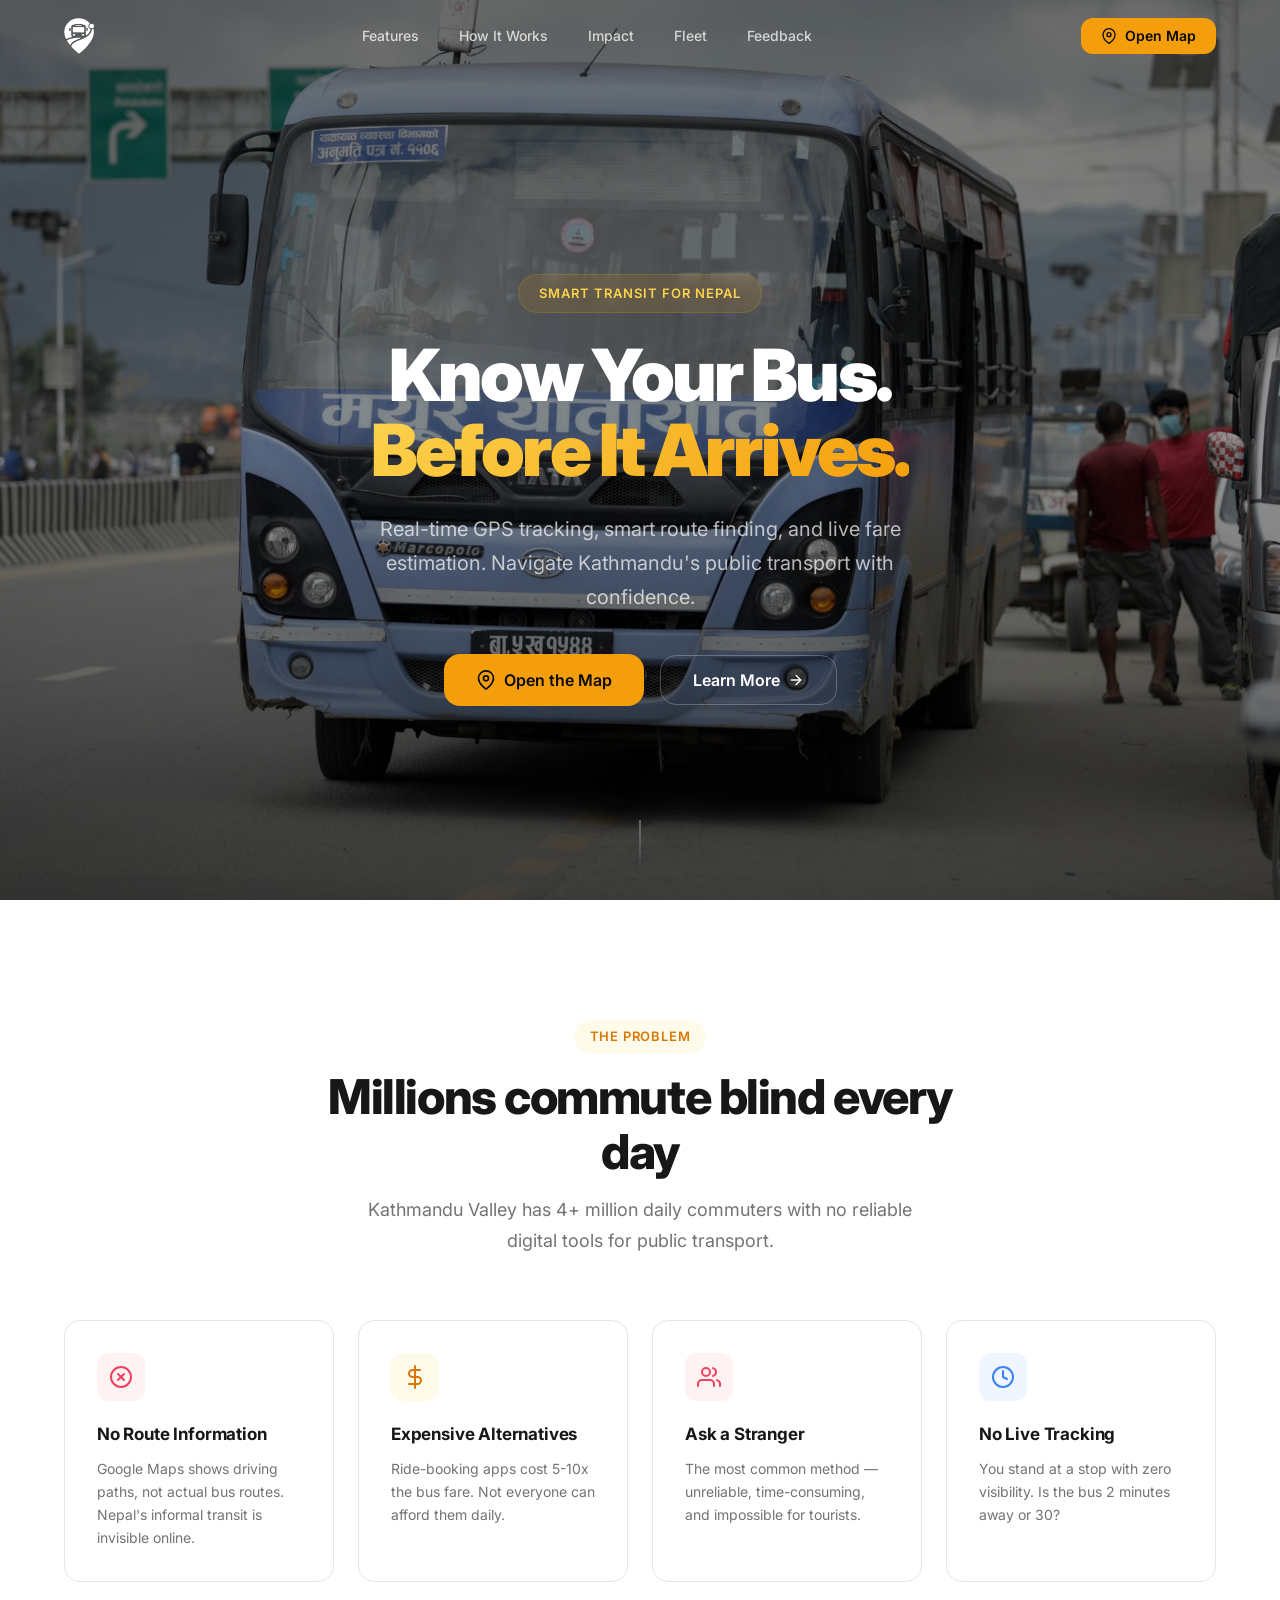
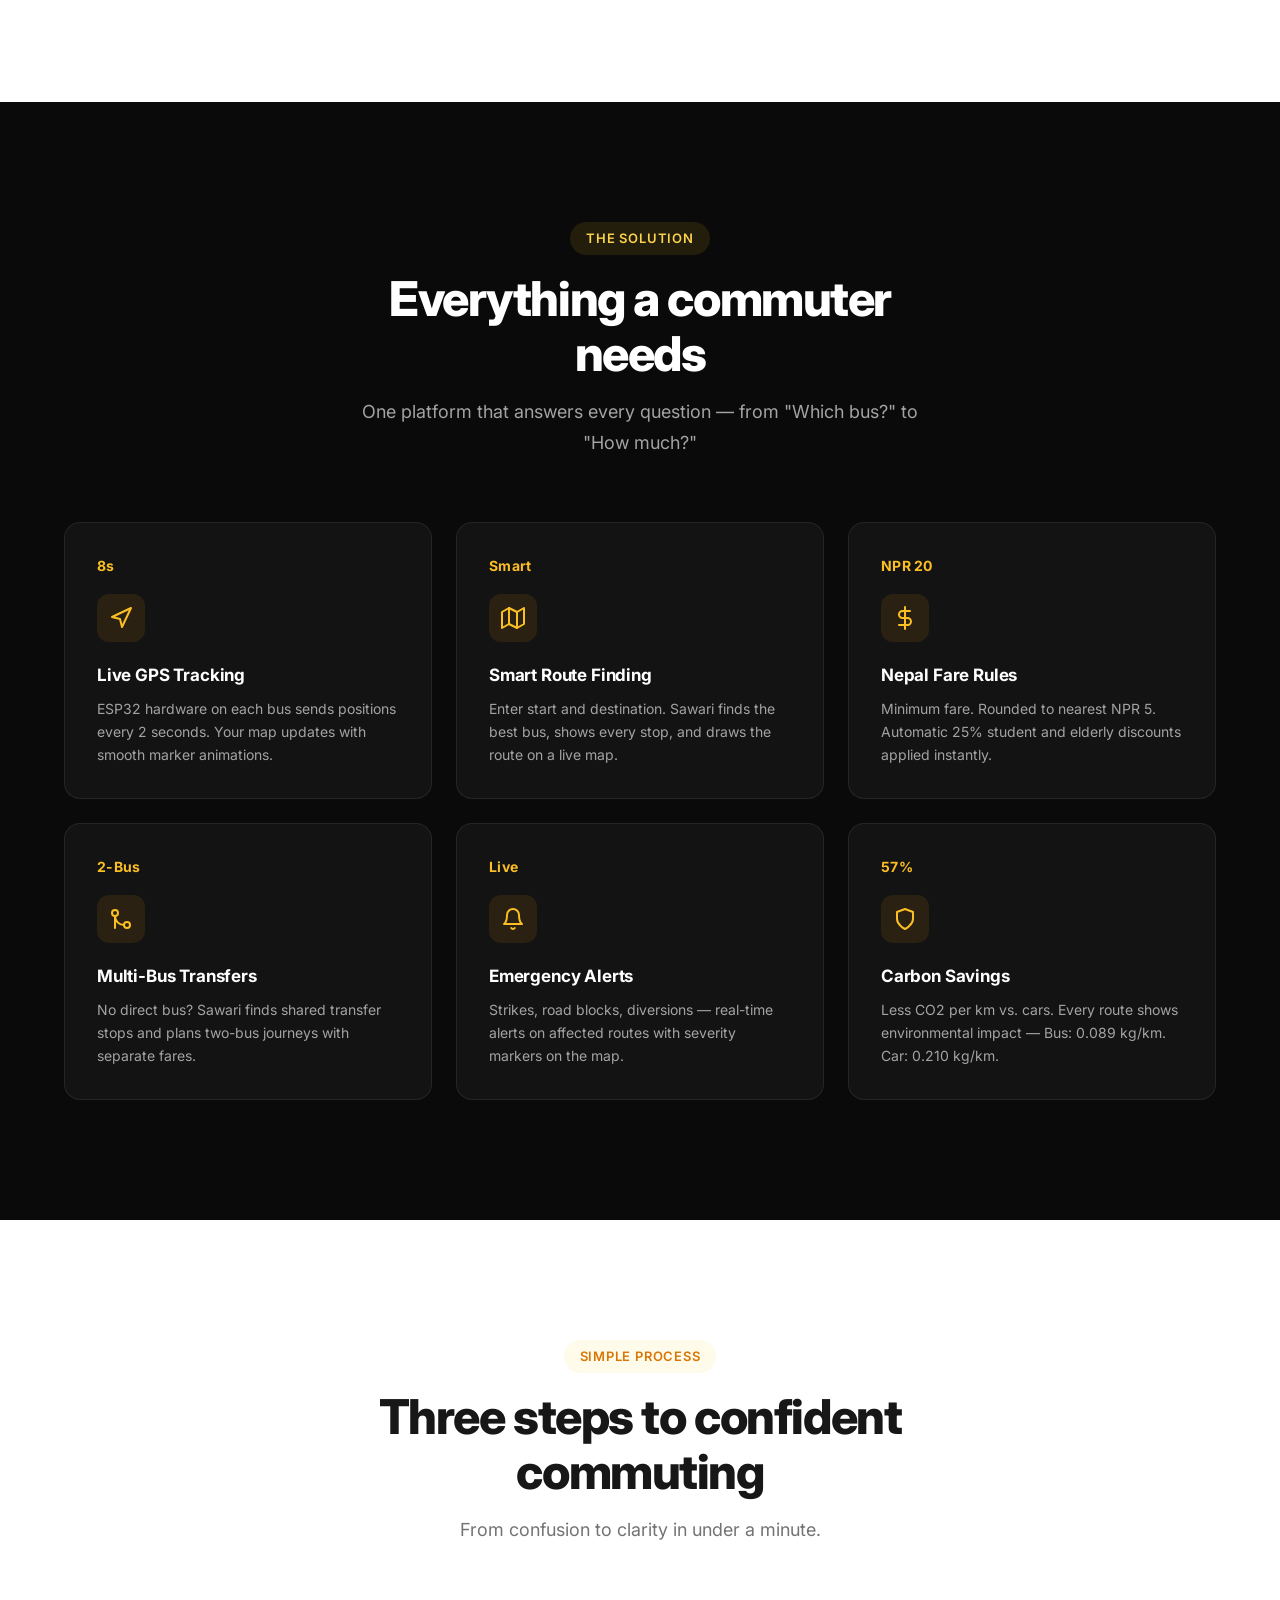
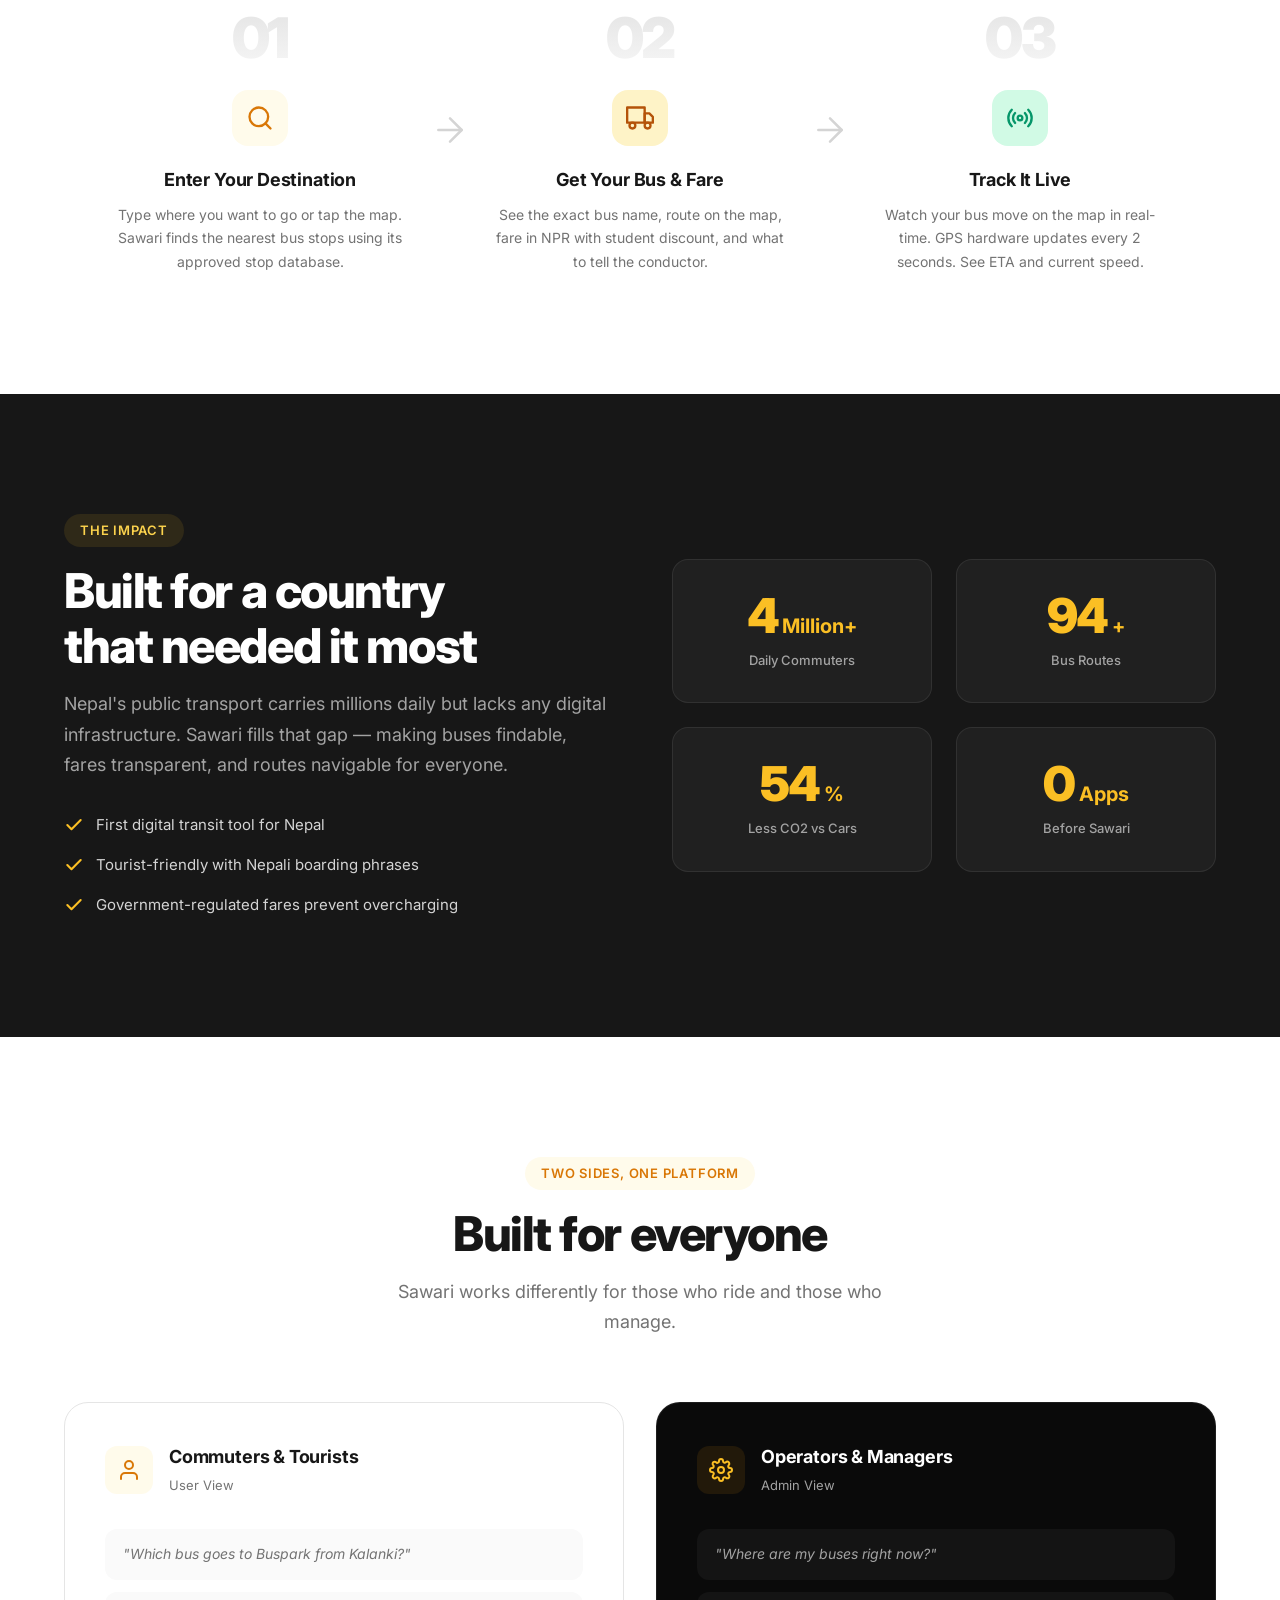
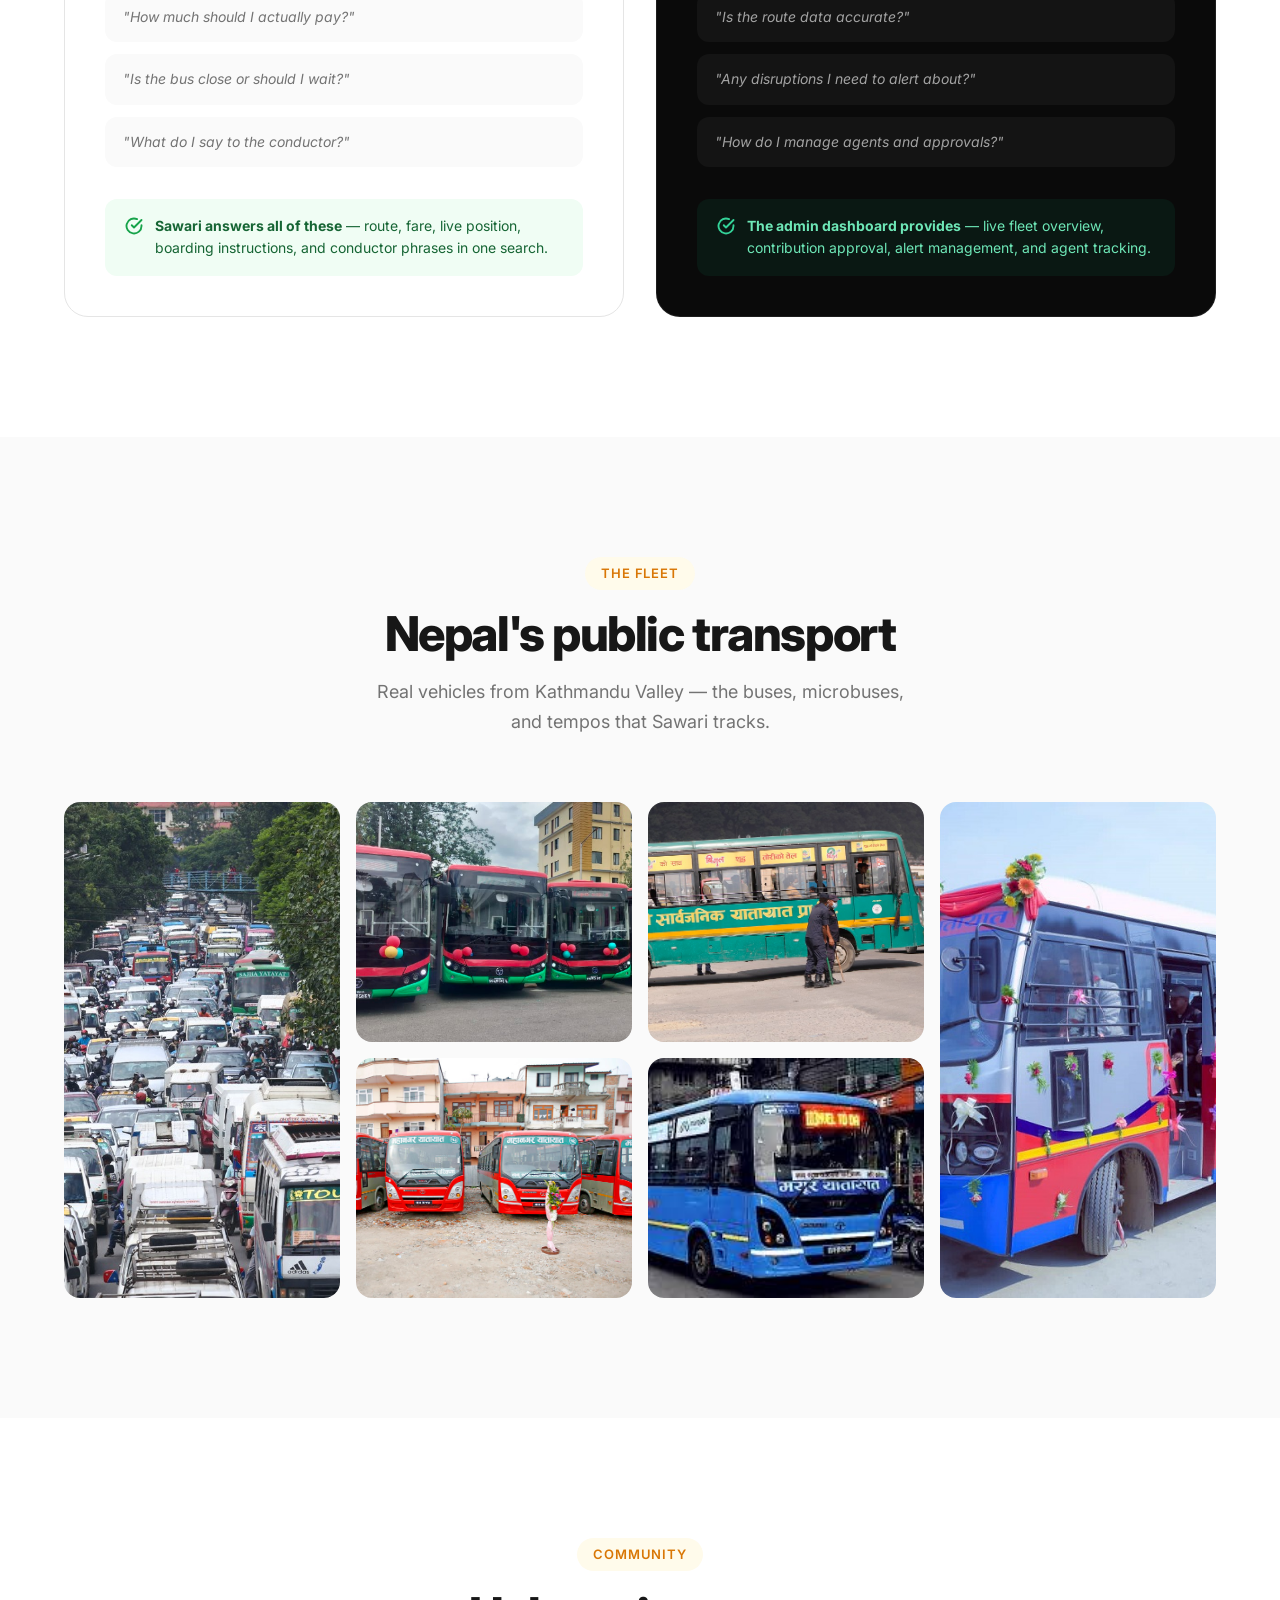
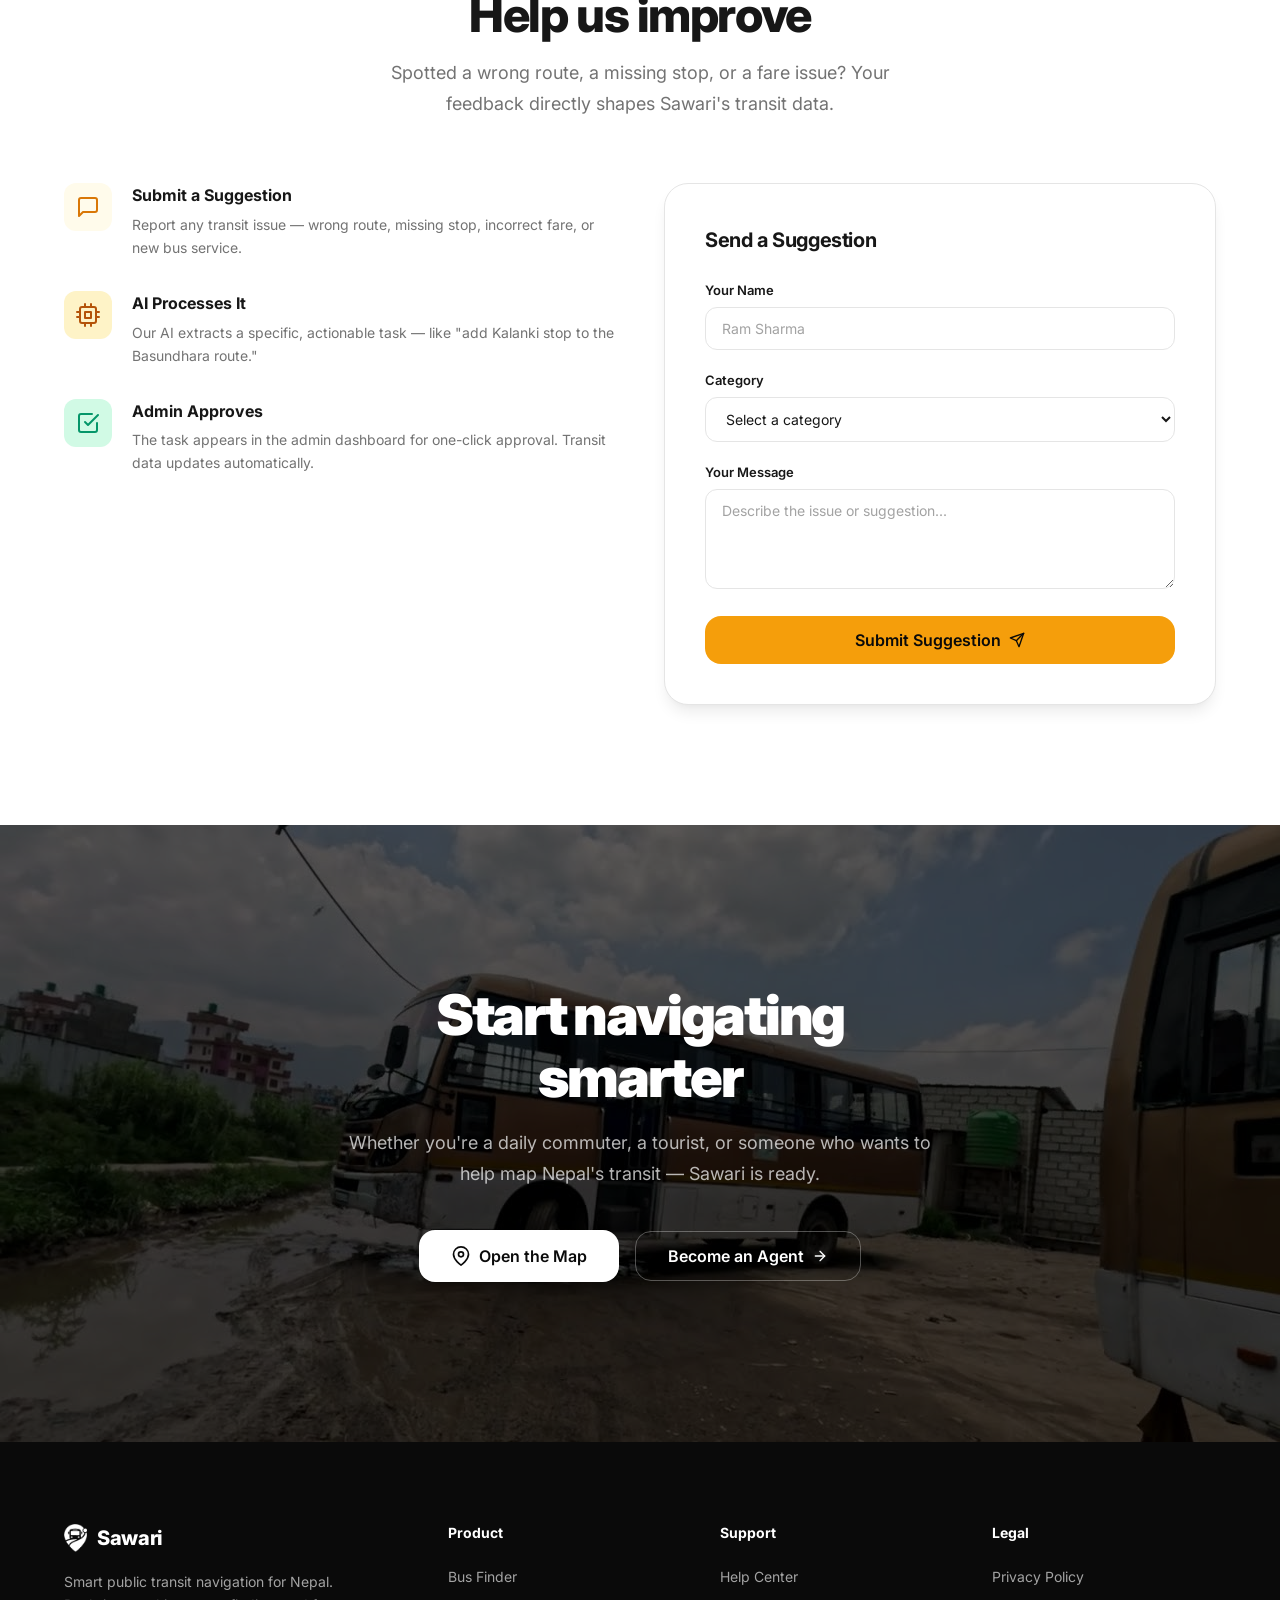
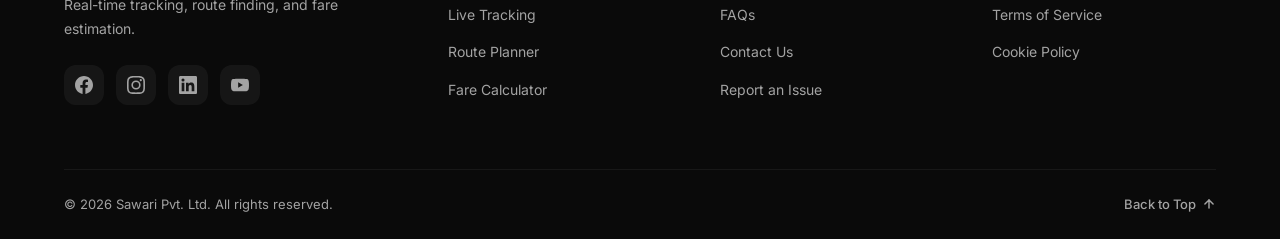
<file: sarwari-landing/index.html>
<!DOCTYPE html>
<html lang="en">
<head>
    <meta charset="UTF-8">
    <meta name="viewport" content="width=device-width, initial-scale=1.0">
    <meta name="description" content="Sawari — Navigate Nepal's public transport with real-time GPS tracking, smart route finding, and live fare estimation for Kathmandu Valley.">
    <meta name="keywords" content="Sawari, Nepal, public transport, GPS tracking, bus tracker, Kathmandu, route finder, smart transit">
    <meta name="author" content="Sawari Team">
    <meta name="robots" content="index, follow">

    <!-- Open Graph -->
    <meta property="og:title" content="Sawari — Smart Public Transit for Nepal">
    <meta property="og:description" content="Real-time GPS bus tracking, intelligent route finding, and fare estimation. Navigate Kathmandu's public transport with confidence.">
    <meta property="og:type" content="website">
    <meta property="og:url" content="https://sawari.com.np">
    <meta property="og:image" content="../gallery/landing.jpg">

    <!-- Twitter Card -->
    <meta name="twitter:card" content="summary_large_image">
    <meta name="twitter:title" content="Sawari — Smart Public Transit for Nepal">
    <meta name="twitter:description" content="Real-time bus tracking and route finding for Kathmandu Valley.">

    <title>Sawari — Smart Public Transit for Nepal</title>

    <!-- Favicon -->
    <link rel="icon" type="image/png" href="../logo-icon.png">

    <!-- Canonical -->
    <link rel="canonical" href="https://sawari.com.np">

    <!-- Preload LCP image -->
    <link rel="preload" as="image" href="../gallery/landing.jpg" fetchpriority="high">

    <!-- Fonts — Inter -->
    <link rel="preconnect" href="https://fonts.googleapis.com">
    <link rel="preconnect" href="https://fonts.gstatic.com" crossorigin>
    <link href="https://fonts.googleapis.com/css2?family=Inter:wght@300;400;500;600;700;800;900&display=swap" rel="stylesheet">

    <!-- Stylesheet -->
    <link rel="stylesheet" href="css/style.css">

    <!-- Structured Data -->
    <script type="application/ld+json">
    {
        "@context": "https://schema.org",
        "@type": "WebApplication",
        "name": "Sawari",
        "url": "https://sawari.com.np",
        "description": "Navigate Nepal's public transport with real-time GPS tracking, smart route finding, and live fare estimation for Kathmandu Valley.",
        "applicationCategory": "TravelApplication",
        "operatingSystem": "Any (Web-based)",
        "offers": {
            "@type": "Offer",
            "price": "0",
            "priceCurrency": "NPR"
        },
        "author": {
            "@type": "Organization",
            "name": "Sawari Pvt. Ltd.",
            "address": {
                "@type": "PostalAddress",
                "addressLocality": "Kathmandu",
                "addressCountry": "NP"
            }
        }
    }
    </script>

    <!-- Noscript fallback -->
    <noscript>
        <style>
            [data-animate] { opacity: 1 !important; transform: none !important; }
        </style>
    </noscript>
</head>
<body>

    <!-- ================================================================
         NAVBAR — Glassmorphism sticky
         ================================================================ -->
    <header class="navbar" id="navbar">
        <div class="navbar__inner">
            <a href="#hero" class="navbar__logo" aria-label="Sawari Home">
                <img src="../logo-white.png" alt="Sawari" class="navbar__logo-img navbar__logo-img--white">
                <img src="../logo-black.png" alt="Sawari" class="navbar__logo-img navbar__logo-img--dark">
            </a>

            <nav class="navbar__nav" id="navLinks" role="navigation" aria-label="Main navigation">
                <a href="#features" class="navbar__link">Features</a>
                <a href="#how" class="navbar__link">How It Works</a>
                <a href="#impact" class="navbar__link">Impact</a>
                <a href="#fleet" class="navbar__link">Fleet</a>
                <a href="#feedback" class="navbar__link">Feedback</a>
            </nav>

            <div class="navbar__actions">
                <a href="pages/map.php" class="btn btn--primary btn--sm">
                    <svg width="16" height="16" viewBox="0 0 24 24" fill="none" stroke="currentColor" stroke-width="2" stroke-linecap="round" stroke-linejoin="round"><path d="M21 10c0 7-9 13-9 13s-9-6-9-13a9 9 0 0 1 18 0z"></path><circle cx="12" cy="10" r="3"></circle></svg>
                    Open Map
                </a>
                <button class="navbar__hamburger" id="hamburger" aria-label="Toggle menu" aria-expanded="false">
                    <span></span>
                    <span></span>
                    <span></span>
                </button>
            </div>
        </div>
    </header>

    <!-- Mobile overlay -->
    <div class="mobile-overlay" id="mobileOverlay" aria-hidden="true"></div>

    <!-- ================================================================
         HERO — Cinematic full-bleed
         ================================================================ -->
    <section class="hero" id="hero">
        <div class="hero__bg">
            <img src="../gallery/landing.jpg" alt="Nepal's public transport" class="hero__bg-img" fetchpriority="high">
            <div class="hero__overlay"></div>
        </div>

        <div class="container hero__content">
            <div class="hero__badge" data-animate="fade-up">Smart Transit for Nepal</div>
            <h1 class="hero__title" data-animate="fade-up" data-delay="1">
                Know Your Bus.<br>
                <span class="hero__accent">Before It Arrives.</span>
            </h1>
            <p class="hero__subtitle" data-animate="fade-up" data-delay="2">
                Real-time GPS tracking, smart route finding, and live fare estimation.
                Navigate Kathmandu's public transport with confidence.
            </p>
            <div class="hero__actions" data-animate="fade-up" data-delay="3">
                <a href="pages/map.php" class="btn btn--primary btn--lg">
                    <svg width="20" height="20" viewBox="0 0 24 24" fill="none" stroke="currentColor" stroke-width="2" stroke-linecap="round" stroke-linejoin="round"><path d="M21 10c0 7-9 13-9 13s-9-6-9-13a9 9 0 0 1 18 0z"></path><circle cx="12" cy="10" r="3"></circle></svg>
                    Open the Map
                </a>
                <a href="#features" class="btn btn--ghost btn--lg">
                    Learn More
                    <svg width="16" height="16" viewBox="0 0 24 24" fill="none" stroke="currentColor" stroke-width="2" stroke-linecap="round" stroke-linejoin="round"><line x1="5" y1="12" x2="19" y2="12"></line><polyline points="12 5 19 12 12 19"></polyline></svg>
                </a>
            </div>
        </div>

        <div class="hero__scroll" aria-hidden="true">
            <div class="hero__scroll-line"></div>
        </div>
    </section>

    <!-- ================================================================
         PROBLEM — Why Sawari
         ================================================================ -->
    <section class="section" id="problem">
        <div class="container">
            <div class="section__header" data-animate="fade-up">
                <span class="section__tag">The Problem</span>
                <h2 class="section__title">Millions commute blind every day</h2>
                <p class="section__subtitle">Kathmandu Valley has 4+ million daily commuters with no reliable digital tools for public transport.</p>
            </div>

            <div class="problems-grid">
                <div class="problem-card" data-animate="fade-up" data-delay="0">
                    <div class="problem-card__icon">
                        <svg width="24" height="24" viewBox="0 0 24 24" fill="none" stroke="currentColor" stroke-width="2" stroke-linecap="round" stroke-linejoin="round"><circle cx="12" cy="12" r="10"></circle><line x1="15" y1="9" x2="9" y2="15"></line><line x1="9" y1="9" x2="15" y2="15"></line></svg>
                    </div>
                    <h3 class="problem-card__title">No Route Information</h3>
                    <p class="problem-card__desc">Google Maps shows driving paths, not actual bus routes. Nepal's informal transit is invisible online.</p>
                </div>

                <div class="problem-card" data-animate="fade-up" data-delay="1">
                    <div class="problem-card__icon problem-card__icon--amber">
                        <svg width="24" height="24" viewBox="0 0 24 24" fill="none" stroke="currentColor" stroke-width="2" stroke-linecap="round" stroke-linejoin="round"><line x1="12" y1="1" x2="12" y2="23"></line><path d="M17 5H9.5a3.5 3.5 0 0 0 0 7h5a3.5 3.5 0 0 1 0 7H6"></path></svg>
                    </div>
                    <h3 class="problem-card__title">Expensive Alternatives</h3>
                    <p class="problem-card__desc">Ride-booking apps cost 5-10x the bus fare. Not everyone can afford them daily.</p>
                </div>

                <div class="problem-card" data-animate="fade-up" data-delay="2">
                    <div class="problem-card__icon problem-card__icon--rose">
                        <svg width="24" height="24" viewBox="0 0 24 24" fill="none" stroke="currentColor" stroke-width="2" stroke-linecap="round" stroke-linejoin="round"><path d="M17 21v-2a4 4 0 0 0-4-4H5a4 4 0 0 0-4 4v2"></path><circle cx="9" cy="7" r="4"></circle><path d="M23 21v-2a4 4 0 0 0-3-3.87"></path><path d="M16 3.13a4 4 0 0 1 0 7.75"></path></svg>
                    </div>
                    <h3 class="problem-card__title">Ask a Stranger</h3>
                    <p class="problem-card__desc">The most common method — unreliable, time-consuming, and impossible for tourists.</p>
                </div>

                <div class="problem-card" data-animate="fade-up" data-delay="3">
                    <div class="problem-card__icon problem-card__icon--blue">
                        <svg width="24" height="24" viewBox="0 0 24 24" fill="none" stroke="currentColor" stroke-width="2" stroke-linecap="round" stroke-linejoin="round"><circle cx="12" cy="12" r="10"></circle><polyline points="12 6 12 12 16 14"></polyline></svg>
                    </div>
                    <h3 class="problem-card__title">No Live Tracking</h3>
                    <p class="problem-card__desc">You stand at a stop with zero visibility. Is the bus 2 minutes away or 30?</p>
                </div>
            </div>
        </div>
    </section>

    <!-- ================================================================
         FEATURES — What Sawari Does (Dark)
         ================================================================ -->
    <section class="section section--dark" id="features">
        <div class="container">
            <div class="section__header" data-animate="fade-up">
                <span class="section__tag section__tag--light">The Solution</span>
                <h2 class="section__title section__title--light">Everything a commuter needs</h2>
                <p class="section__subtitle section__subtitle--light">One platform that answers every question — from "Which bus?" to "How much?"</p>
            </div>

            <div class="features-grid">
                <div class="feature-card" data-animate="fade-up" data-delay="0">
                    <div class="feature-card__stat">8s</div>
                    <div class="feature-card__icon">
                        <svg width="24" height="24" viewBox="0 0 24 24" fill="none" stroke="currentColor" stroke-width="2" stroke-linecap="round" stroke-linejoin="round"><polygon points="3 11 22 2 13 21 11 13 3 11"></polygon></svg>
                    </div>
                    <h3 class="feature-card__title">Live GPS Tracking</h3>
                    <p class="feature-card__desc">ESP32 hardware on each bus sends positions every 2 seconds. Your map updates with smooth marker animations.</p>
                </div>

                <div class="feature-card" data-animate="fade-up" data-delay="1">
                    <div class="feature-card__stat">Smart</div>
                    <div class="feature-card__icon">
                        <svg width="24" height="24" viewBox="0 0 24 24" fill="none" stroke="currentColor" stroke-width="2" stroke-linecap="round" stroke-linejoin="round"><polygon points="1 6 1 22 8 18 16 22 23 18 23 2 16 6 8 2 1 6"></polygon><line x1="8" y1="2" x2="8" y2="18"></line><line x1="16" y1="6" x2="16" y2="22"></line></svg>
                    </div>
                    <h3 class="feature-card__title">Smart Route Finding</h3>
                    <p class="feature-card__desc">Enter start and destination. Sawari finds the best bus, shows every stop, and draws the route on a live map.</p>
                </div>

                <div class="feature-card" data-animate="fade-up" data-delay="2">
                    <div class="feature-card__stat">NPR 20</div>
                    <div class="feature-card__icon">
                        <svg width="24" height="24" viewBox="0 0 24 24" fill="none" stroke="currentColor" stroke-width="2" stroke-linecap="round" stroke-linejoin="round"><line x1="12" y1="1" x2="12" y2="23"></line><path d="M17 5H9.5a3.5 3.5 0 0 0 0 7h5a3.5 3.5 0 0 1 0 7H6"></path></svg>
                    </div>
                    <h3 class="feature-card__title">Nepal Fare Rules</h3>
                    <p class="feature-card__desc">Minimum fare. Rounded to nearest NPR 5. Automatic 25% student and elderly discounts applied instantly.</p>
                </div>

                <div class="feature-card" data-animate="fade-up" data-delay="3">
                    <div class="feature-card__stat">2-Bus</div>
                    <div class="feature-card__icon">
                        <svg width="24" height="24" viewBox="0 0 24 24" fill="none" stroke="currentColor" stroke-width="2" stroke-linecap="round" stroke-linejoin="round"><circle cx="18" cy="18" r="3"></circle><circle cx="6" cy="6" r="3"></circle><path d="M6 21V9a9 9 0 0 0 9 9"></path></svg>
                    </div>
                    <h3 class="feature-card__title">Multi-Bus Transfers</h3>
                    <p class="feature-card__desc">No direct bus? Sawari finds shared transfer stops and plans two-bus journeys with separate fares.</p>
                </div>

                <div class="feature-card" data-animate="fade-up" data-delay="4">
                    <div class="feature-card__stat">Live</div>
                    <div class="feature-card__icon">
                        <svg width="24" height="24" viewBox="0 0 24 24" fill="none" stroke="currentColor" stroke-width="2" stroke-linecap="round" stroke-linejoin="round"><path d="M18 8A6 6 0 0 0 6 8c0 7-3 9-3 9h18s-3-2-3-9"></path><path d="M13.73 21a2 2 0 0 1-3.46 0"></path></svg>
                    </div>
                    <h3 class="feature-card__title">Emergency Alerts</h3>
                    <p class="feature-card__desc">Strikes, road blocks, diversions — real-time alerts on affected routes with severity markers on the map.</p>
                </div>

                <div class="feature-card" data-animate="fade-up" data-delay="5">
                    <div class="feature-card__stat">57%</div>
                    <div class="feature-card__icon">
                        <svg width="24" height="24" viewBox="0 0 24 24" fill="none" stroke="currentColor" stroke-width="2" stroke-linecap="round" stroke-linejoin="round"><path d="M12 22s8-4 8-10V5l-8-3-8 3v7c0 6 8 10 8 10z"></path></svg>
                    </div>
                    <h3 class="feature-card__title">Carbon Savings</h3>
                    <p class="feature-card__desc">Less CO2 per km vs. cars. Every route shows environmental impact — Bus: 0.089 kg/km. Car: 0.210 kg/km.</p>
                </div>
            </div>
        </div>
    </section>

    <!-- ================================================================
         HOW IT WORKS — 3 Steps
         ================================================================ -->
    <section class="section" id="how">
        <div class="container">
            <div class="section__header" data-animate="fade-up">
                <span class="section__tag">Simple Process</span>
                <h2 class="section__title">Three steps to confident commuting</h2>
                <p class="section__subtitle">From confusion to clarity in under a minute.</p>
            </div>

            <div class="steps">
                <div class="step" data-animate="fade-up" data-delay="0">
                    <div class="step__number">01</div>
                    <div class="step__content">
                        <div class="step__icon">
                            <svg width="28" height="28" viewBox="0 0 24 24" fill="none" stroke="currentColor" stroke-width="2" stroke-linecap="round" stroke-linejoin="round"><circle cx="11" cy="11" r="8"></circle><line x1="21" y1="21" x2="16.65" y2="16.65"></line></svg>
                        </div>
                        <h3 class="step__title">Enter Your Destination</h3>
                        <p class="step__desc">Type where you want to go or tap the map. Sawari finds the nearest bus stops using its approved stop database.</p>
                    </div>
                </div>

                <div class="step__connector" aria-hidden="true">
                    <svg width="40" height="40" viewBox="0 0 24 24" fill="none" stroke="currentColor" stroke-width="1.5" stroke-linecap="round" stroke-linejoin="round"><line x1="5" y1="12" x2="19" y2="12"></line><polyline points="12 5 19 12 12 19"></polyline></svg>
                </div>

                <div class="step" data-animate="fade-up" data-delay="1">
                    <div class="step__number">02</div>
                    <div class="step__content">
                        <div class="step__icon step__icon--amber">
                            <svg width="28" height="28" viewBox="0 0 24 24" fill="none" stroke="currentColor" stroke-width="2" stroke-linecap="round" stroke-linejoin="round"><rect x="1" y="3" width="15" height="13"></rect><polygon points="16 8 20 8 23 11 23 16 16 16 16 8"></polygon><circle cx="5.5" cy="18.5" r="2.5"></circle><circle cx="18.5" cy="18.5" r="2.5"></circle></svg>
                        </div>
                        <h3 class="step__title">Get Your Bus &amp; Fare</h3>
                        <p class="step__desc">See the exact bus name, route on the map, fare in NPR with student discount, and what to tell the conductor.</p>
                    </div>
                </div>

                <div class="step__connector" aria-hidden="true">
                    <svg width="40" height="40" viewBox="0 0 24 24" fill="none" stroke="currentColor" stroke-width="1.5" stroke-linecap="round" stroke-linejoin="round"><line x1="5" y1="12" x2="19" y2="12"></line><polyline points="12 5 19 12 12 19"></polyline></svg>
                </div>

                <div class="step" data-animate="fade-up" data-delay="2">
                    <div class="step__number">03</div>
                    <div class="step__content">
                        <div class="step__icon step__icon--green">
                            <svg width="28" height="28" viewBox="0 0 24 24" fill="none" stroke="currentColor" stroke-width="2" stroke-linecap="round" stroke-linejoin="round"><circle cx="12" cy="12" r="2"></circle><path d="M16.24 7.76a6 6 0 0 1 0 8.49m-8.48-.01a6 6 0 0 1 0-8.49m11.31-2.82a10 10 0 0 1 0 14.14m-14.14 0a10 10 0 0 1 0-14.14"></path></svg>
                        </div>
                        <h3 class="step__title">Track It Live</h3>
                        <p class="step__desc">Watch your bus move on the map in real-time. GPS hardware updates every 2 seconds. See ETA and current speed.</p>
                    </div>
                </div>
            </div>
        </div>
    </section>

    <!-- ================================================================
         IMPACT — Stats + Value
         ================================================================ -->
    <section class="section section--accent" id="impact">
        <div class="container">
            <div class="impact-grid">
                <div class="impact__content" data-animate="fade-up">
                    <span class="section__tag section__tag--light">The Impact</span>
                    <h2 class="section__title section__title--light">Built for a country<br>that needed it most</h2>
                    <p class="impact__lead">
                        Nepal's public transport carries millions daily but lacks any digital infrastructure.
                        Sawari fills that gap — making buses findable, fares transparent, and routes navigable for everyone.
                    </p>
                    <div class="impact__points">
                        <div class="impact__point">
                            <svg width="20" height="20" viewBox="0 0 24 24" fill="none" stroke="currentColor" stroke-width="2.5" stroke-linecap="round" stroke-linejoin="round"><polyline points="20 6 9 17 4 12"></polyline></svg>
                            <span>First digital transit tool for Nepal</span>
                        </div>
                        <div class="impact__point">
                            <svg width="20" height="20" viewBox="0 0 24 24" fill="none" stroke="currentColor" stroke-width="2.5" stroke-linecap="round" stroke-linejoin="round"><polyline points="20 6 9 17 4 12"></polyline></svg>
                            <span>Tourist-friendly with Nepali boarding phrases</span>
                        </div>
                        <div class="impact__point">
                            <svg width="20" height="20" viewBox="0 0 24 24" fill="none" stroke="currentColor" stroke-width="2.5" stroke-linecap="round" stroke-linejoin="round"><polyline points="20 6 9 17 4 12"></polyline></svg>
                            <span>Government-regulated fares prevent overcharging</span>
                        </div>
                    </div>
                </div>

                <div class="impact__stats" data-animate="fade-up" data-delay="1">
                    <div class="stat-card">
                        <span class="stat-card__number" data-count="4">0</span>
                        <span class="stat-card__unit">Million+</span>
                        <span class="stat-card__label">Daily Commuters</span>
                    </div>
                    <div class="stat-card">
                        <span class="stat-card__number" data-count="100">0</span>
                        <span class="stat-card__unit">+</span>
                        <span class="stat-card__label">Bus Routes</span>
                    </div>
                    <div class="stat-card">
                        <span class="stat-card__number" data-count="57">0</span>
                        <span class="stat-card__unit">%</span>
                        <span class="stat-card__label">Less CO2 vs Cars</span>
                    </div>
                    <div class="stat-card">
                        <span class="stat-card__number" data-count="0">0</span>
                        <span class="stat-card__unit">Apps</span>
                        <span class="stat-card__label">Before Sawari</span>
                    </div>
                </div>
            </div>
        </div>
    </section>

    <!-- ================================================================
         PERSPECTIVES — User vs Admin
         ================================================================ -->
    <section class="section" id="perspectives">
        <div class="container">
            <div class="section__header" data-animate="fade-up">
                <span class="section__tag">Two Sides, One Platform</span>
                <h2 class="section__title">Built for everyone</h2>
                <p class="section__subtitle">Sawari works differently for those who ride and those who manage.</p>
            </div>

            <div class="perspectives-grid">
                <div class="perspective-card" data-animate="fade-up" data-delay="0">
                    <div class="perspective-card__header">
                        <div class="perspective-card__avatar">
                            <svg width="24" height="24" viewBox="0 0 24 24" fill="none" stroke="currentColor" stroke-width="2" stroke-linecap="round" stroke-linejoin="round"><path d="M20 21v-2a4 4 0 0 0-4-4H8a4 4 0 0 0-4 4v2"></path><circle cx="12" cy="7" r="4"></circle></svg>
                        </div>
                        <div>
                            <h3>Commuters &amp; Tourists</h3>
                            <span class="perspective-card__role">User View</span>
                        </div>
                    </div>
                    <div class="perspective-card__questions">
                        <div class="perspective-card__q">"Which bus goes to Buspark from Kalanki?"</div>
                        <div class="perspective-card__q">"How much should I actually pay?"</div>
                        <div class="perspective-card__q">"Is the bus close or should I wait?"</div>
                        <div class="perspective-card__q">"What do I say to the conductor?"</div>
                    </div>
                    <div class="perspective-card__answer">
                        <svg width="18" height="18" viewBox="0 0 24 24" fill="none" stroke="currentColor" stroke-width="2.5" stroke-linecap="round" stroke-linejoin="round"><path d="M22 11.08V12a10 10 0 1 1-5.93-9.14"></path><polyline points="22 4 12 14.01 9 11.01"></polyline></svg>
                        <p><strong>Sawari answers all of these</strong> — route, fare, live position, boarding instructions, and conductor phrases in one search.</p>
                    </div>
                </div>

                <div class="perspective-card perspective-card--alt" data-animate="fade-up" data-delay="1">
                    <div class="perspective-card__header">
                        <div class="perspective-card__avatar perspective-card__avatar--alt">
                            <svg width="24" height="24" viewBox="0 0 24 24" fill="none" stroke="currentColor" stroke-width="2" stroke-linecap="round" stroke-linejoin="round"><circle cx="12" cy="12" r="3"></circle><path d="M19.4 15a1.65 1.65 0 0 0 .33 1.82l.06.06a2 2 0 0 1 0 2.83 2 2 0 0 1-2.83 0l-.06-.06a1.65 1.65 0 0 0-1.82-.33 1.65 1.65 0 0 0-1 1.51V21a2 2 0 0 1-2 2 2 2 0 0 1-2-2v-.09A1.65 1.65 0 0 0 9 19.4a1.65 1.65 0 0 0-1.82.33l-.06.06a2 2 0 0 1-2.83 0 2 2 0 0 1 0-2.83l.06-.06A1.65 1.65 0 0 0 4.68 15a1.65 1.65 0 0 0-1.51-1H3a2 2 0 0 1-2-2 2 2 0 0 1 2-2h.09A1.65 1.65 0 0 0 4.6 9a1.65 1.65 0 0 0-.33-1.82l-.06-.06a2 2 0 0 1 0-2.83 2 2 0 0 1 2.83 0l.06.06A1.65 1.65 0 0 0 9 4.68a1.65 1.65 0 0 0 1-1.51V3a2 2 0 0 1 2-2 2 2 0 0 1 2 2v.09a1.65 1.65 0 0 0 1 1.51 1.65 1.65 0 0 0 1.82-.33l.06-.06a2 2 0 0 1 2.83 0 2 2 0 0 1 0 2.83l-.06.06a1.65 1.65 0 0 0-.33 1.82V9a1.65 1.65 0 0 0 1.51 1H21a2 2 0 0 1 2 2 2 2 0 0 1-2 2h-.09a1.65 1.65 0 0 0-1.51 1z"></path></svg>
                        </div>
                        <div>
                            <h3>Operators &amp; Managers</h3>
                            <span class="perspective-card__role">Admin View</span>
                        </div>
                    </div>
                    <div class="perspective-card__questions">
                        <div class="perspective-card__q">"Where are my buses right now?"</div>
                        <div class="perspective-card__q">"Is the route data accurate?"</div>
                        <div class="perspective-card__q">"Any disruptions I need to alert about?"</div>
                        <div class="perspective-card__q">"How do I manage agents and approvals?"</div>
                    </div>
                    <div class="perspective-card__answer perspective-card__answer--alt">
                        <svg width="18" height="18" viewBox="0 0 24 24" fill="none" stroke="currentColor" stroke-width="2.5" stroke-linecap="round" stroke-linejoin="round"><path d="M22 11.08V12a10 10 0 1 1-5.93-9.14"></path><polyline points="22 4 12 14.01 9 11.01"></polyline></svg>
                        <p><strong>The admin dashboard provides</strong> — live fleet overview, contribution approval, alert management, and agent tracking.</p>
                    </div>
                </div>
            </div>
        </div>
    </section>

    <!-- ================================================================
         FLEET GALLERY
         ================================================================ -->
    <section class="section section--subtle" id="fleet">
        <div class="container">
            <div class="section__header" data-animate="fade-up">
                <span class="section__tag">The Fleet</span>
                <h2 class="section__title">Nepal's public transport</h2>
                <p class="section__subtitle">Real vehicles from Kathmandu Valley — the buses, microbuses, and tempos that Sawari tracks.</p>
            </div>

            <div class="fleet-grid" data-animate="fade-up" data-delay="1">
                <div class="fleet-card fleet-card--tall">
                    <img loading="lazy" src="../gallery/sajha-bus-EV.jpg" alt="Sajha Yatayat electric bus" width="600" height="700">
                    <div class="fleet-card__overlay"><span class="fleet-card__label">Sajha Yatayat EV</span></div>
                </div>
                <div class="fleet-card">
                    <img loading="lazy" src="../gallery/mahanagar-yatayat.png" alt="Mahanagar Yatayat" width="600" height="400">
                    <div class="fleet-card__overlay"><span class="fleet-card__label">Mahanagar Yatayat</span></div>
                </div>
                <div class="fleet-card">
                    <img loading="lazy" src="../gallery/digo-yatayat.jpg" alt="Digo Yatayat" width="600" height="400">
                    <div class="fleet-card__overlay"><span class="fleet-card__label">Digo Yatayat</span></div>
                </div>
                <div class="fleet-card fleet-card--tall">
                    <img loading="lazy" src="../gallery/samakhusi-yatayat-1729569860.jpg" alt="Samakhusi Yatayat" width="600" height="700">
                    <div class="fleet-card__overlay"><span class="fleet-card__label">Samakhusi Yatayat</span></div>
                </div>
                <div class="fleet-card">
                    <img loading="lazy" src="../gallery/high-tech-buses.jpg" alt="Modern fleet" width="600" height="400">
                    <div class="fleet-card__overlay"><span class="fleet-card__label">Modern Fleet</span></div>
                </div>
                <div class="fleet-card">
                    <img loading="lazy" src="../gallery/mayur.jpg" alt="Mayur Yatayat" width="600" height="400">
                    <div class="fleet-card__overlay"><span class="fleet-card__label">Mayur Yatayat</span></div>
                </div>
            </div>
        </div>
    </section>

    <!-- ================================================================
         FEEDBACK — Community Suggestions
         ================================================================ -->
    <section class="section" id="feedback">
        <div class="container">
            <div class="section__header" data-animate="fade-up">
                <span class="section__tag">Community</span>
                <h2 class="section__title">Help us improve</h2>
                <p class="section__subtitle">Spotted a wrong route, a missing stop, or a fare issue? Your feedback directly shapes Sawari's transit data.</p>
            </div>

            <div class="feedback-grid">
                <div class="feedback-info" data-animate="fade-up">
                    <div class="feedback-step">
                        <div class="feedback-step__icon">
                            <svg width="24" height="24" viewBox="0 0 24 24" fill="none" stroke="currentColor" stroke-width="2" stroke-linecap="round" stroke-linejoin="round"><path d="M21 15a2 2 0 0 1-2 2H7l-4 4V5a2 2 0 0 1 2-2h14a2 2 0 0 1 2 2z"></path></svg>
                        </div>
                        <div>
                            <h3>Submit a Suggestion</h3>
                            <p>Report any transit issue — wrong route, missing stop, incorrect fare, or new bus service.</p>
                        </div>
                    </div>
                    <div class="feedback-step">
                        <div class="feedback-step__icon feedback-step__icon--amber">
                            <svg width="24" height="24" viewBox="0 0 24 24" fill="none" stroke="currentColor" stroke-width="2" stroke-linecap="round" stroke-linejoin="round"><rect x="4" y="4" width="16" height="16" rx="2" ry="2"></rect><rect x="9" y="9" width="6" height="6"></rect><line x1="9" y1="1" x2="9" y2="4"></line><line x1="15" y1="1" x2="15" y2="4"></line><line x1="9" y1="20" x2="9" y2="23"></line><line x1="15" y1="20" x2="15" y2="23"></line><line x1="20" y1="9" x2="23" y2="9"></line><line x1="20" y1="14" x2="23" y2="14"></line><line x1="1" y1="9" x2="4" y2="9"></line><line x1="1" y1="14" x2="4" y2="14"></line></svg>
                        </div>
                        <div>
                            <h3>AI Processes It</h3>
                            <p>Our AI extracts a specific, actionable task — like "add Kalanki stop to the Basundhara route."</p>
                        </div>
                    </div>
                    <div class="feedback-step">
                        <div class="feedback-step__icon feedback-step__icon--green">
                            <svg width="24" height="24" viewBox="0 0 24 24" fill="none" stroke="currentColor" stroke-width="2" stroke-linecap="round" stroke-linejoin="round"><polyline points="9 11 12 14 22 4"></polyline><path d="M21 12v7a2 2 0 0 1-2 2H5a2 2 0 0 1-2-2V5a2 2 0 0 1 2-2h11"></path></svg>
                        </div>
                        <div>
                            <h3>Admin Approves</h3>
                            <p>The task appears in the admin dashboard for one-click approval. Transit data updates automatically.</p>
                        </div>
                    </div>
                </div>

                <div class="feedback-form-card" data-animate="fade-up" data-delay="1">
                    <h3>Send a Suggestion</h3>
                    <form class="feedback-form" id="suggestionForm">
                        <div class="form-group">
                            <label for="suggestName">Your Name</label>
                            <input type="text" id="suggestName" name="name" placeholder="Ram Sharma" required>
                        </div>
                        <div class="form-group">
                            <label for="suggestType">Category</label>
                            <select id="suggestType" name="type" required>
                                <option value="" disabled selected>Select a category</option>
                                <option value="wrong-route">Wrong Route Info</option>
                                <option value="missing-stop">Missing Stop</option>
                                <option value="fare-issue">Fare Issue</option>
                                <option value="new-route">New Bus/Route</option>
                                <option value="other">Other</option>
                            </select>
                        </div>
                        <div class="form-group">
                            <label for="suggestMessage">Your Message</label>
                            <textarea id="suggestMessage" name="message" rows="4" placeholder="Describe the issue or suggestion..." required></textarea>
                        </div>
                        <button type="submit" class="btn btn--primary btn--lg feedback-submit" style="width: 100%;">
                            Submit Suggestion
                            <svg width="16" height="16" viewBox="0 0 24 24" fill="none" stroke="currentColor" stroke-width="2" stroke-linecap="round" stroke-linejoin="round"><line x1="22" y1="2" x2="11" y2="13"></line><polygon points="22 2 15 22 11 13 2 9 22 2"></polygon></svg>
                        </button>
                    </form>
                </div>
            </div>
        </div>
    </section>

    <!-- ================================================================
         CTA — Final call to action
         ================================================================ -->
    <section class="cta" id="cta">
        <div class="cta__bg">
            <img loading="lazy" src="../gallery/nepal.jpg" alt="Nepal" width="1920" height="700">
            <div class="cta__overlay"></div>
        </div>
        <div class="container cta__content" data-animate="fade-up">
            <h2 class="cta__title">Start navigating smarter</h2>
            <p class="cta__desc">Whether you're a daily commuter, a tourist, or someone who wants to help map Nepal's transit — Sawari is ready.</p>
            <div class="cta__actions">
                <a href="pages/map.php" class="btn btn--white btn--lg">
                    <svg width="20" height="20" viewBox="0 0 24 24" fill="none" stroke="currentColor" stroke-width="2" stroke-linecap="round" stroke-linejoin="round"><path d="M21 10c0 7-9 13-9 13s-9-6-9-13a9 9 0 0 1 18 0z"></path><circle cx="12" cy="10" r="3"></circle></svg>
                    Open the Map
                </a>
                <a href="pages/agent/login.php" class="btn btn--ghost-light btn--lg">
                    Become an Agent
                    <svg width="16" height="16" viewBox="0 0 24 24" fill="none" stroke="currentColor" stroke-width="2" stroke-linecap="round" stroke-linejoin="round"><line x1="5" y1="12" x2="19" y2="12"></line><polyline points="12 5 19 12 12 19"></polyline></svg>
                </a>
            </div>
        </div>
    </section>

    <!-- ================================================================
         FOOTER
         ================================================================ -->
    <footer class="footer">
        <div class="container">
            <div class="footer__top">
                <div class="footer__brand">
                    <a href="#hero" class="footer__logo">
                        <img src="../logo-white.png" alt="Sawari" class="footer__logo-img">
                        <span>Sawari</span>
                    </a>
                    <p class="footer__about">Smart public transit navigation for Nepal. Real-time tracking, route finding, and fare estimation.</p>
                    <div class="footer__social">
                        <a href="#" aria-label="Facebook"><svg width="18" height="18" viewBox="0 0 24 24" fill="currentColor"><path d="M24 12.073c0-6.627-5.373-12-12-12s-12 5.373-12 12c0 5.99 4.388 10.954 10.125 11.854v-8.385H7.078v-3.47h3.047V9.43c0-3.007 1.792-4.669 4.533-4.669 1.312 0 2.686.235 2.686.235v2.953H15.83c-1.491 0-1.956.925-1.956 1.874v2.25h3.328l-.532 3.47h-2.796v8.385C19.612 23.027 24 18.062 24 12.073z"/></svg></a>
                        <a href="#" aria-label="Instagram"><svg width="18" height="18" viewBox="0 0 24 24" fill="currentColor"><path d="M12 2.163c3.204 0 3.584.012 4.85.07 3.252.148 4.771 1.691 4.919 4.919.058 1.265.069 1.645.069 4.849 0 3.205-.012 3.584-.069 4.849-.149 3.225-1.664 4.771-4.919 4.919-1.266.058-1.644.07-4.85.07-3.204 0-3.584-.012-4.849-.07-3.26-.149-4.771-1.699-4.919-4.92-.058-1.265-.07-1.644-.07-4.849 0-3.204.013-3.583.07-4.849.149-3.227 1.664-4.771 4.919-4.919 1.266-.057 1.645-.069 4.849-.069zM12 0C8.741 0 8.333.014 7.053.072 2.695.272.273 2.69.073 7.052.014 8.333 0 8.741 0 12c0 3.259.014 3.668.072 4.948.2 4.358 2.618 6.78 6.98 6.98C8.333 23.986 8.741 24 12 24c3.259 0 3.668-.014 4.948-.072 4.354-.2 6.782-2.618 6.979-6.98.059-1.28.073-1.689.073-4.948 0-3.259-.014-3.667-.072-4.947-.196-4.354-2.617-6.78-6.979-6.98C15.668.014 15.259 0 12 0zm0 5.838a6.162 6.162 0 100 12.324 6.162 6.162 0 000-12.324zM12 16a4 4 0 110-8 4 4 0 010 8zm6.406-11.845a1.44 1.44 0 100 2.881 1.44 1.44 0 000-2.881z"/></svg></a>
                        <a href="#" aria-label="LinkedIn"><svg width="18" height="18" viewBox="0 0 24 24" fill="currentColor"><path d="M20.447 20.452h-3.554v-5.569c0-1.328-.027-3.037-1.852-3.037-1.853 0-2.136 1.445-2.136 2.939v5.667H9.351V9h3.414v1.561h.046c.477-.9 1.637-1.85 3.37-1.85 3.601 0 4.267 2.37 4.267 5.455v6.286zM5.337 7.433a2.062 2.062 0 01-2.063-2.065 2.064 2.064 0 112.063 2.065zm1.782 13.019H3.555V9h3.564v11.452zM22.225 0H1.771C.792 0 0 .774 0 1.729v20.542C0 23.227.792 24 1.771 24h20.451C23.2 24 24 23.227 24 22.271V1.729C24 .774 23.2 0 22.222 0h.003z"/></svg></a>
                        <a href="#" aria-label="YouTube"><svg width="18" height="18" viewBox="0 0 24 24" fill="currentColor"><path d="M23.498 6.186a3.016 3.016 0 0 0-2.122-2.136C19.505 3.545 12 3.545 12 3.545s-7.505 0-9.377.505A3.017 3.017 0 0 0 .502 6.186C0 8.07 0 12 0 12s0 3.93.502 5.814a3.016 3.016 0 0 0 2.122 2.136c1.871.505 9.376.505 9.376.505s7.505 0 9.377-.505a3.015 3.015 0 0 0 2.122-2.136C24 15.93 24 12 24 12s0-3.93-.502-5.814zM9.545 15.568V8.432L15.818 12l-6.273 3.568z"/></svg></a>
                    </div>
                </div>
                <div class="footer__col">
                    <h4>Product</h4>
                    <ul>
                        <li><a href="#">Bus Finder</a></li>
                        <li><a href="#">Live Tracking</a></li>
                        <li><a href="#">Route Planner</a></li>
                        <li><a href="#">Fare Calculator</a></li>
                    </ul>
                </div>
                <div class="footer__col">
                    <h4>Support</h4>
                    <ul>
                        <li><a href="#">Help Center</a></li>
                        <li><a href="#">FAQs</a></li>
                        <li><a href="mailto:support@sawari.com.np">Contact Us</a></li>
                        <li><a href="#">Report an Issue</a></li>
                    </ul>
                </div>
                <div class="footer__col">
                    <h4>Legal</h4>
                    <ul>
                        <li><a href="#">Privacy Policy</a></li>
                        <li><a href="#">Terms of Service</a></li>
                        <li><a href="#">Cookie Policy</a></li>
                    </ul>
                </div>
            </div>
            <div class="footer__bottom">
                <p>&copy; 2026 Sawari Pvt. Ltd. All rights reserved.</p>
                <a href="#hero" class="footer__back-top">Back to Top <svg width="14" height="14" viewBox="0 0 24 24" fill="none" stroke="currentColor" stroke-width="2.5" stroke-linecap="round" stroke-linejoin="round"><line x1="12" y1="19" x2="12" y2="5"></line><polyline points="5 12 12 5 19 12"></polyline></svg></a>
            </div>
        </div>
    </footer>

    <!-- Back to Top -->
    <button class="back-to-top" id="backToTop" aria-label="Back to top">
        <svg width="20" height="20" viewBox="0 0 24 24" fill="none" stroke="currentColor" stroke-width="2.5" stroke-linecap="round" stroke-linejoin="round"><line x1="12" y1="19" x2="12" y2="5"></line><polyline points="5 12 12 5 19 12"></polyline></svg>
    </button>

    <script src="js/script.js"></script>
</body>
</html>
</file>
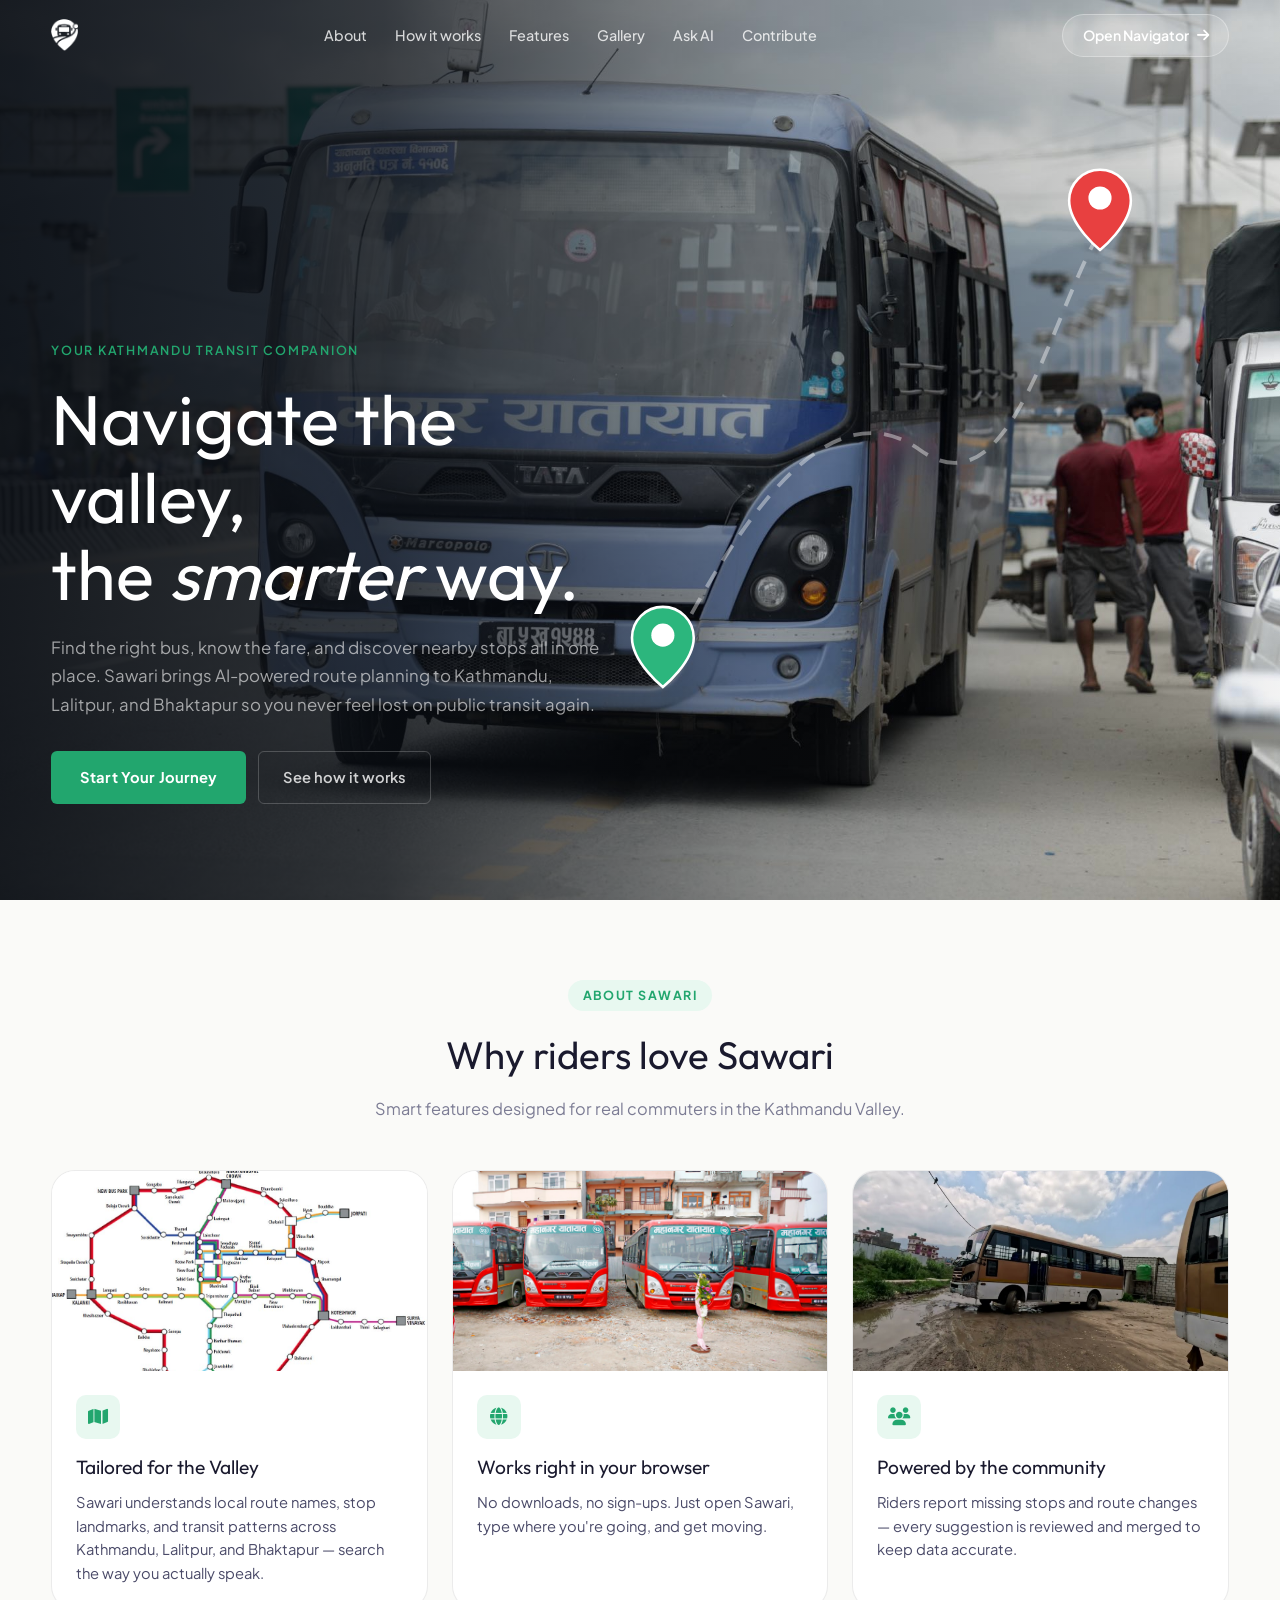
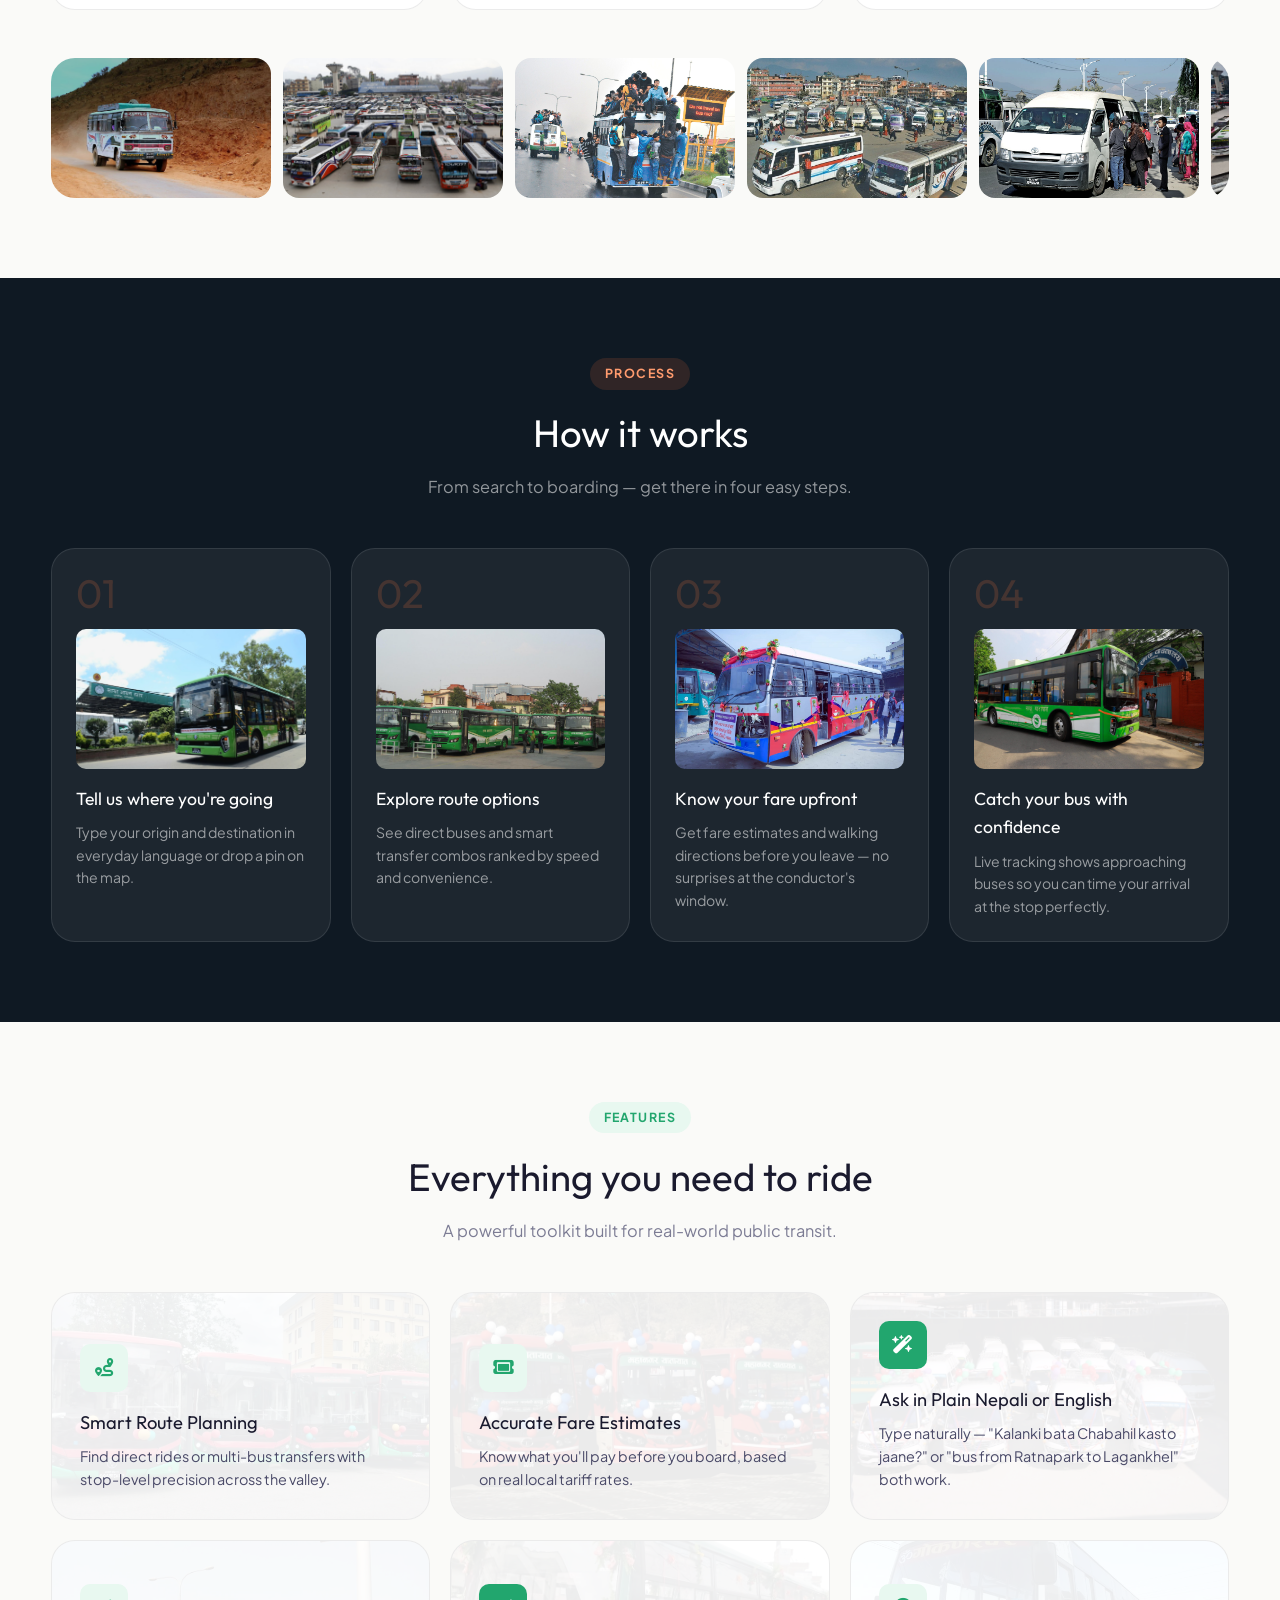
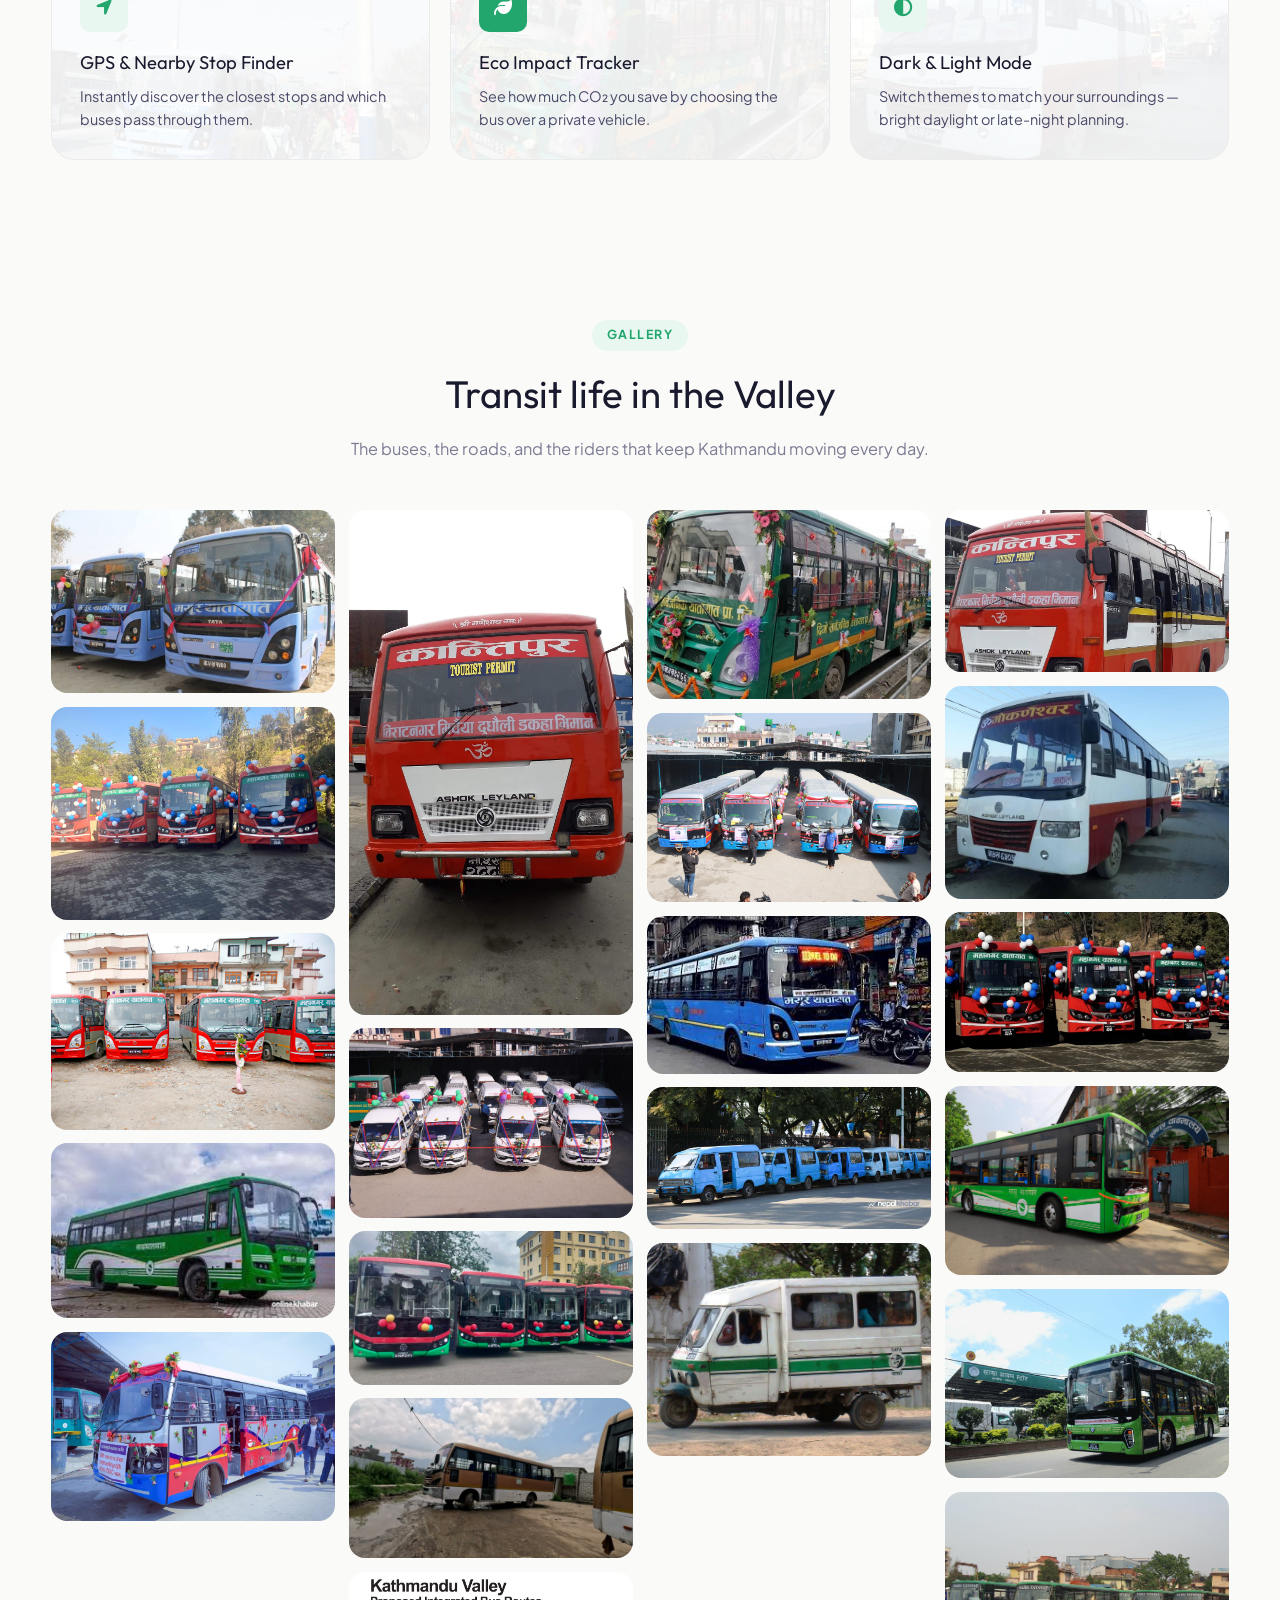
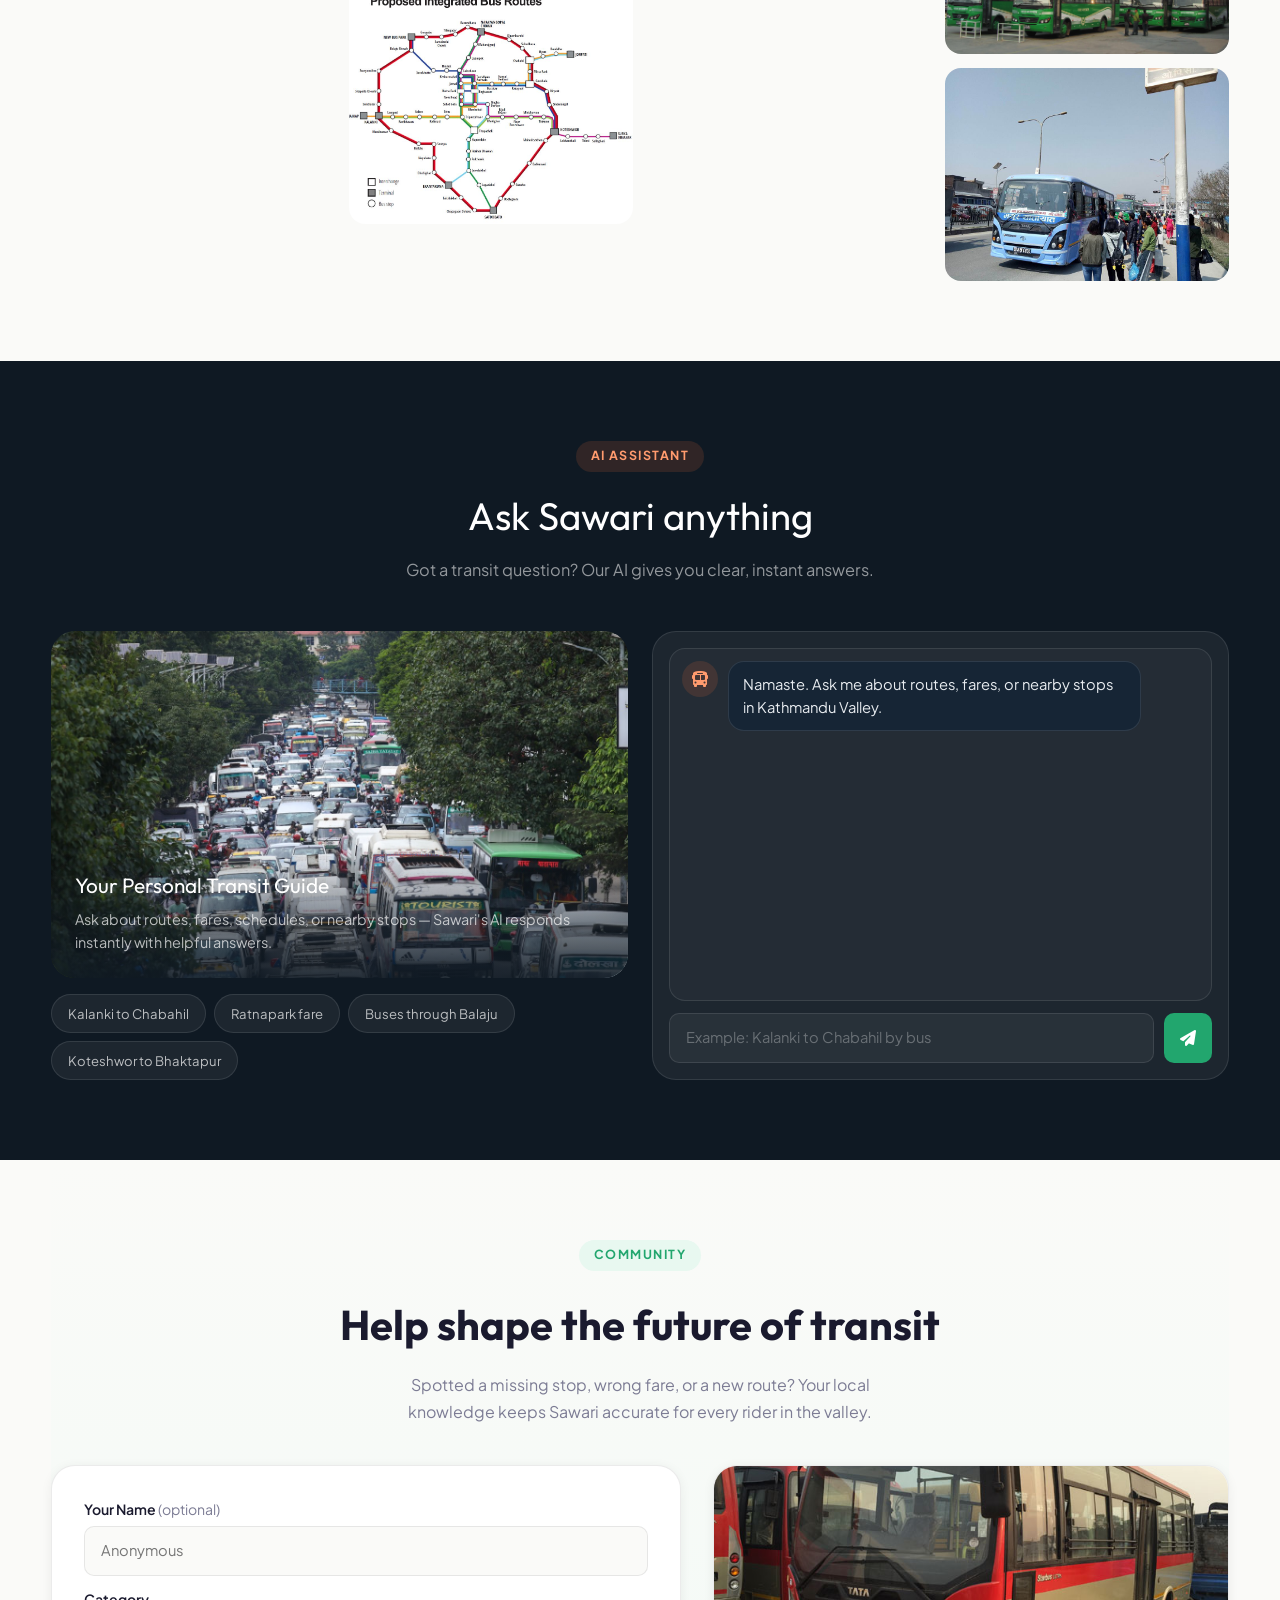
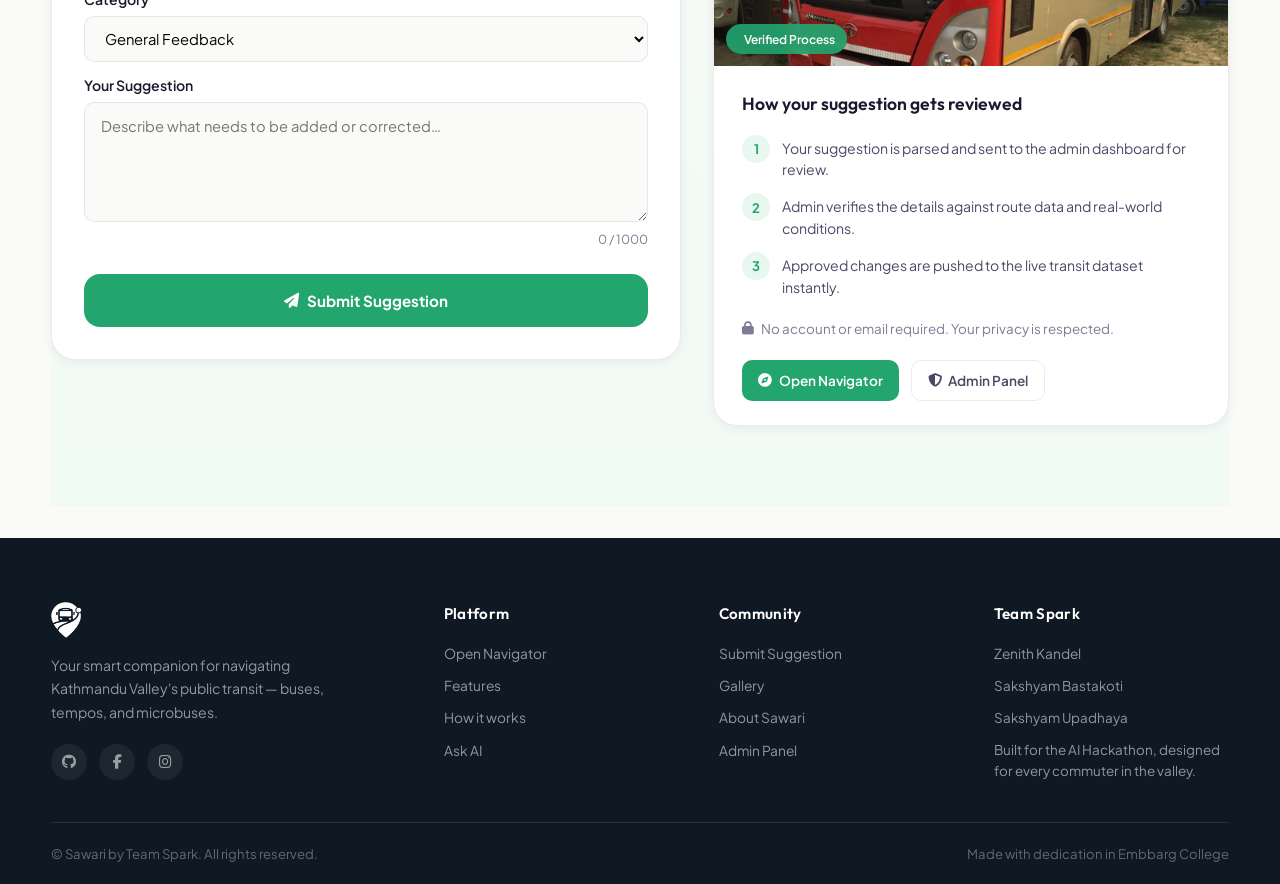
<file: landing.html>
<!doctype html>
<html lang="en">

<head>
    <meta charset="UTF-8" />
    <meta name="viewport" content="width=device-width, initial-scale=1.0" />
    <title>Sawari &mdash; Kathmandu Valley Transit</title>
    <meta name="description"
        content="Sawari — your smart companion for navigating Kathmandu Valley's buses, tempos, and microbuses with real routes, live fares, and AI-powered guidance." />
    <link rel="preconnect" href="https://fonts.googleapis.com" />
    <link rel="preconnect" href="https://fonts.gstatic.com" crossorigin />
    <link
        href="https://fonts.googleapis.com/css2?family=Outfit:wght@400;500;600;700;800&family=Plus+Jakarta+Sans:wght@400;500;600;700;800&display=swap"
        rel="stylesheet" />
    <link rel="stylesheet" href="https://cdnjs.cloudflare.com/ajax/libs/font-awesome/6.5.1/css/all.min.css" />
    <link rel="stylesheet" href="landing.css" />
</head>

<body>
    <!-- ==================== PAGE LOADER ==================== -->
    <div class="page-loader" id="pageLoader">
        <div class="loader-inner">
            <div class="loader-logo">
                <img src="logo/logo-white.png" alt="Sawari" />
            </div>
            <div class="loader-bar"><div class="loader-bar-fill"></div></div>
        </div>
    </div>

    <!-- ==================== NAVBAR ==================== -->
    <header class="navbar" id="top">
        <div class="navbar-inner">
            <a href="#top" class="logo">
                <img src="logo/logo-white.png" alt="Sawari" class="logo-white" />
                <img src="logo/logo-black.png" alt="Sawari" class="logo-black" />
            </a>
            <nav class="nav-links" id="nav-links">
                <a href="#about">About</a>
                <a href="#how">How it works</a>
                <a href="#features">Features</a>
                <a href="#gallery">Gallery</a>
                <a href="#ask">Ask AI</a>
                <a href="#contribute">Contribute</a>
            </nav>
            <a href="app/index.php" class="btn-cta-nav">Open Navigator <i class="fa-solid fa-arrow-right"></i></a>
            <button class="mobile-toggle" id="mobile-toggle" aria-label="Toggle menu">
                <i class="fa-solid fa-bars"></i>
            </button>
        </div>
    </header>

    <main>
        <!-- ==================== HERO ==================== -->
        <section class="hero" id="hero">
            <div class="hero-bg">
                <img src="gallery/landing.jpg" alt="Kathmandu transit" />
            </div>
            <div class="hero-gradient"></div>
            <!-- Route pins overlay (right side of hero, away from text) -->
            <svg class="hero-route-overlay" viewBox="0 0 1200 700" preserveAspectRatio="xMaxYMid slice" fill="none" xmlns="http://www.w3.org/2000/svg" aria-hidden="true">
                <path class="hero-route-path" d="M 720 520 C 780 400, 850 300, 920 350 S 1020 250, 1060 180" stroke="rgba(255,255,255,0.4)" stroke-width="3" stroke-dasharray="14 10" fill="none" />
                <!-- Green origin pin at path start -->
                <g class="hero-pin hero-pin-origin" transform="translate(696, 472)">
                    <path d="M24 0C10.7 0 0 10.7 0 24c0 19.2 24 38.4 24 38.4s24-19.2 24-38.4C48 10.7 37.3 0 24 0z" fill="#2cb67d" stroke="#fff" stroke-width="2"/>
                    <circle cx="24" cy="22" r="9" fill="#fff"/>
                </g>
                <!-- Red destination pin at path end -->
                <g class="hero-pin hero-pin-dest" transform="translate(1036, 132)">
                    <path d="M24 0C10.7 0 0 10.7 0 24c0 19.2 24 38.4 24 38.4s24-19.2 24-38.4C48 10.7 37.3 0 24 0z" fill="#e84040" stroke="#fff" stroke-width="2"/>
                    <circle cx="24" cy="22" r="9" fill="#fff"/>
                </g>
            </svg>
            <div class="hero-content">
                <p class="hero-eyebrow">Your Kathmandu Transit Companion</p>
                <h1>Navigate the valley,<br>the <em>smarter</em> way.</h1>
                <p class="hero-desc">
                    Find the right bus, know the fare, and discover nearby stops all in one place.
                    Sawari brings AI-powered route planning to Kathmandu, Lalitpur, and Bhaktapur so
                    you never feel lost on public transit again.
                </p>
                <div class="hero-actions">
                    <a class="btn-hero" href="app/index.php">Start Your Journey</a>
                    <a class="btn-hero-secondary" href="#how">See how it works</a>
                </div>
            </div>
        </section>

        <!-- ==================== ABOUT ==================== -->
        <section id="about" class="section reveal">
            <div class="section-header">
                <span class="section-tag">About Sawari</span>
                <h2>Why riders love Sawari</h2>
                <p>Smart features designed for real commuters in the Kathmandu Valley.</p>
            </div>
            <div class="about-cards">
                <article class="about-card">
                    <div class="about-card-img">
                        <img src="gallery/routes.jpg" alt="Kathmandu routes" loading="lazy" />
                    </div>
                    <div class="about-card-body">
                        <div class="about-icon"><i class="fa-solid fa-map"></i></div>
                        <h3>Tailored for the Valley</h3>
                        <p>
                            Sawari understands local route names, stop landmarks, and transit patterns across
                            Kathmandu, Lalitpur, and Bhaktapur — search the way you actually speak.
                        </p>
                    </div>
                </article>
                <article class="about-card">
                    <div class="about-card-img">
                        <img src="gallery/high-tech-buses.jpg" alt="Modern buses" loading="lazy" />
                    </div>
                    <div class="about-card-body">
                        <div class="about-icon"><i class="fa-solid fa-globe"></i></div>
                        <h3>Works right in your browser</h3>
                        <p>
                            No downloads, no sign-ups. Just open Sawari, type where you're going, and get moving.
                        </p>
                    </div>
                </article>
                <article class="about-card">
                    <div class="about-card-img">
                        <img src="gallery/nepal.jpg" alt="Nepal transit" loading="lazy" />
                    </div>
                    <div class="about-card-body">
                        <div class="about-icon"><i class="fa-solid fa-users"></i></div>
                        <h3>Powered by the community</h3>
                        <p>
                            Riders report missing stops and route changes — every suggestion is reviewed and merged to keep data accurate.
                        </p>
                    </div>
                </article>
            </div>

            <div class="photo-strip">
                <div class="photo-strip-track">
                    <img src="gallery/image1.jpg" alt="Transit photo 1" loading="lazy" />
                    <img src="gallery/image2.jpg" alt="Transit photo 2" loading="lazy" />
                    <img src="gallery/image3.jpg" alt="Transit photo 3" loading="lazy" />
                    <img src="gallery/image4.jpg" alt="Transit photo 4" loading="lazy" />
                    <img src="gallery/image5.jpg" alt="Transit photo 5" loading="lazy" />
                    <img src="gallery/image6.jpg" alt="Transit photo 6" loading="lazy" />
                    <img src="gallery/image7.jpg" alt="Transit photo 7" loading="lazy" />
                    <img src="gallery/image1.jpg" alt="Transit photo 1" loading="lazy" aria-hidden="true" />
                    <img src="gallery/image2.jpg" alt="Transit photo 2" loading="lazy" aria-hidden="true" />
                    <img src="gallery/image3.jpg" alt="Transit photo 3" loading="lazy" aria-hidden="true" />
                </div>
            </div>
        </section>

        <!-- ==================== HOW IT WORKS ==================== -->
        <section id="how" class="section section-dark reveal">
            <div class="section-header section-header-light">
                <span class="section-tag">Process</span>
                <h2>How it works</h2>
                <p>From search to boarding — get there in four easy steps.</p>
            </div>
            <div class="steps-grid">
                <article class="step-card">
                    <div class="step-number">01</div>
                    <div class="step-visual">
                        <img src="gallery/SajhaBus_20220707134627.jpg" alt="Enter destination" loading="lazy" />
                    </div>
                    <h3>Tell us where you're going</h3>
                    <p>Type your origin and destination in everyday language or drop a pin on the map.</p>
                </article>
                <article class="step-card">
                    <div class="step-number">02</div>
                    <div class="step-visual">
                        <img src="gallery/sajha-yatayat-kathmandu-narayangadh-shuttle-service-1758693554.jpg"
                            alt="See routes" loading="lazy" />
                    </div>
                    <h3>Explore route options</h3>
                    <p>See direct buses and smart transfer combos ranked by speed and convenience.</p>
                </article>
                <article class="step-card">
                    <div class="step-number">03</div>
                    <div class="step-visual">
                        <img src="gallery/samakhusi-yatayat-1729569860.jpg" alt="Check fare" loading="lazy" />
                    </div>
                    <h3>Know your fare upfront</h3>
                    <p>Get fare estimates and walking directions before you leave — no surprises at the conductor's window.</p>
                </article>
                <article class="step-card">
                    <div class="step-number">04</div>
                    <div class="step-visual">
                        <img src="gallery/sajha1.jpg" alt="Track buses" loading="lazy" />
                    </div>
                    <h3>Catch your bus with confidence</h3>
                    <p>Live tracking shows approaching buses so you can time your arrival at the stop perfectly.</p>
                </article>
            </div>
        </section>

        <!-- ==================== FEATURES ==================== -->
        <section id="features" class="section reveal">
            <div class="section-header">
                <span class="section-tag">Features</span>
                <h2>Everything you need to ride</h2>
                <p>A powerful toolkit built for real-world public transit.</p>
            </div>
            <div class="features-grid">
                <article class="feature-card">
                    <div class="feature-icon"><i class="fa-solid fa-route"></i></div>
                    <h3>Smart Route Planning</h3>
                    <p>Find direct rides or multi-bus transfers with stop-level precision across the valley.</p>
                    <img src="gallery/mahanagar-yatayat.png" alt="Route planning" class="feature-bg-img"
                        loading="lazy" />
                </article>
                <article class="feature-card">
                    <div class="feature-icon"><i class="fa-solid fa-ticket"></i></div>
                    <h3>Accurate Fare Estimates</h3>
                    <p>Know what you'll pay before you board, based on real local tariff rates.</p>
                    <img src="gallery/manangar-yatayat.jpg" alt="Fare estimation" class="feature-bg-img"
                        loading="lazy" />
                </article>
                <article class="feature-card feature-card-accent">
                    <div class="feature-icon"><i class="fa-solid fa-wand-magic-sparkles"></i></div>
                    <h3>Ask in Plain Nepali or English</h3>
                    <p>Type naturally — "Kalanki bata Chabahil kasto jaane?" or "bus from Ratnapark to Lagankhel" both work.</p>
                    <img src="gallery/IMG-1.jpeg" alt="Natural language" class="feature-bg-img" loading="lazy" />
                </article>
                <article class="feature-card">
                    <div class="feature-icon"><i class="fa-solid fa-location-arrow"></i></div>
                    <h3>GPS &amp; Nearby Stop Finder</h3>
                    <p>Instantly discover the closest stops and which buses pass through them.</p>
                    <img src="gallery/mayur_yatayat_XWhLImWBJm.jpg" alt="GPS stops" class="feature-bg-img"
                        loading="lazy" />
                </article>
                <article class="feature-card feature-card-accent">
                    <div class="feature-icon"><i class="fa-solid fa-leaf"></i></div>
                    <h3>Eco Impact Tracker</h3>
                    <p>See how much CO₂ you save by choosing the bus over a private vehicle.</p>
                    <img src="gallery/39089002_214055306121394_3987346834723962880_n_mmZU29H7GE.jpg"
                        alt="Carbon comparison" class="feature-bg-img" loading="lazy" />
                </article>
                <article class="feature-card">
                    <div class="feature-icon"><i class="fa-solid fa-circle-half-stroke"></i></div>
                    <h3>Dark &amp; Light Mode</h3>
                    <p>Switch themes to match your surroundings — bright daylight or late-night planning.</p>
                    <img src="gallery/81038617_2710162452340155_22013957954863104_n.jpg" alt="Themes"
                        class="feature-bg-img" loading="lazy" />
                </article>
            </div>
        </section>

        <!-- ==================== GALLERY ==================== -->
        <section id="gallery" class="section reveal">
            <div class="section-header">
                <span class="section-tag">Gallery</span>
                <h2>Transit life in the Valley</h2>
                <p>The buses, the roads, and the riders that keep Kathmandu moving every day.</p>
            </div>
            <div class="gallery-masonry">
                <div class="gallery-col">
                    <img src="gallery/1594641445.jpg" alt="Kathmandu road transit" loading="lazy" />
                    <img src="gallery/473749570_1355280112583010_593412764911101796_n.jpg" alt="Public bus"
                        loading="lazy" />
                    <img src="gallery/high-tech-buses.jpg" alt="High tech buses" loading="lazy" />
                    <img src="gallery/sajha.jpg" alt="Sajha bus" loading="lazy" />
                    <img src="gallery/samakhusi-yatayat-1729569860.jpg" alt="Samakhusi route" loading="lazy" />
                </div>
                <div class="gallery-col">
                    <img src="gallery/302216934_482557370551393_6475660738973236802_n.jpg" alt="Bus service"
                        loading="lazy" />
                    <img src="gallery/IMG-1.jpeg" alt="Transit Kathmandu" loading="lazy" />
                    <img src="gallery/mahanagar-yatayat.png" alt="Mahanagar yatayat" loading="lazy" />
                    <img src="gallery/nepal.jpg" alt="Nepal transit" loading="lazy" />
                    <img src="gallery/routes.jpg" alt="Route board" loading="lazy" />
                </div>
                <div class="gallery-col">
                    <img src="gallery/39089002_214055306121394_3987346834723962880_n_mmZU29H7GE.jpg" alt="Older bus"
                        loading="lazy" />
                    <img src="gallery/481820024_656265493582501_1243983797300762177_n.jpg" alt="Modern local bus"
                        loading="lazy" />
                    <img src="gallery/mayur.jpg" alt="Mayur bus" loading="lazy" />
                    <img src="gallery/nilo-micro.jpg" alt="Blue microbus" loading="lazy" />
                    <img src="gallery/tempo.jpg" alt="Tempo transport" loading="lazy" />
                </div>
                <div class="gallery-col">
                    <img src="gallery/473783154_1062778689195922_6904992953434292580_n.jpg" alt="Transport route"
                        loading="lazy" />
                    <img src="gallery/81038617_2710162452340155_22013957954863104_n.jpg" alt="Transit community"
                        loading="lazy" />
                    <img src="gallery/manangar-yatayat.jpg" alt="Yatayat bus" loading="lazy" />
                    <img src="gallery/sajha1.jpg" alt="Sajha route" loading="lazy" />
                    <img src="gallery/SajhaBus_20220707134627.jpg" alt="Sajha bus" loading="lazy" />
                    <img src="gallery/sajha-yatayat-kathmandu-narayangadh-shuttle-service-1758693554.jpg"
                        alt="Sajha shuttle" loading="lazy" />
                    <img src="gallery/mayur_yatayat_XWhLImWBJm.jpg" alt="Mayur yatayat" loading="lazy" />
                </div>
            </div>
        </section>

        <!-- ==================== ASK SAWARI ==================== -->
        <section id="ask" class="section section-dark reveal">
            <div class="section-header section-header-light">
                <span class="section-tag">AI Assistant</span>
                <h2>Ask Sawari anything</h2>
                <p>Got a transit question? Our AI gives you clear, instant answers.</p>
            </div>
            <div class="ask-layout">
                <div class="ask-info">
                    <div class="ask-info-card">
                        <img src="gallery/sajha-bus-EV.jpg" alt="Sajha EV bus" loading="lazy" />
                        <div class="ask-info-overlay">
                            <h3>Your Personal Transit Guide</h3>
                            <p>Ask about routes, fares, schedules, or nearby stops — Sawari's AI responds instantly with helpful answers.</p>
                        </div>
                    </div>
                    <div class="ask-examples">
                        <span class="ask-example" data-query="How do I get from Kalanki to Chabahil?">Kalanki to
                            Chabahil</span>
                        <span class="ask-example"
                            data-query="What is the bus fare from Ratnapark to Lagankhel?">Ratnapark fare</span>
                        <span class="ask-example" data-query="Which buses pass through Balaju?">Buses through
                            Balaju</span>
                        <span class="ask-example" data-query="How to reach Bhaktapur from Koteshwor?">Koteshwor to
                            Bhaktapur</span>
                    </div>
                </div>
                <div class="chat-shell">
                    <div class="chat-log" id="chat-log">
                        <div class="chat-msg assistant">
                            <div class="chat-avatar"><i class="fa-solid fa-bus"></i></div>
                            <div class="chat-bubble">
                                Namaste. Ask me about routes, fares, or nearby stops in Kathmandu Valley.
                            </div>
                        </div>
                    </div>
                    <form id="chat-form" class="chat-form">
                        <input type="text" id="chat-input" placeholder="Example: Kalanki to Chabahil by bus"
                            autocomplete="off" />
                        <button type="submit" id="chat-send" aria-label="Send"><i
                                class="fa-solid fa-paper-plane"></i></button>
                    </form>
                </div>
            </div>
        </section>

        <!-- ==================== CONTRIBUTE ==================== -->
        <section id="contribute" class="section contribute-section reveal">
            <div class="contribute-wrapper">
                <div class="contribute-header">
                    <span class="section-tag">Community</span>
                    <h2>Help shape the future of transit</h2>
                    <p>Spotted a missing stop, wrong fare, or a new route? Your local knowledge keeps Sawari accurate for every rider in the valley.</p>
                </div>
                <div class="contribute-layout">
                    <form id="suggest-form" class="suggest-form">
                        <div class="form-group">
                            <label for="suggest-name">Your Name <span class="label-hint">(optional)</span></label>
                            <input id="suggest-name" type="text" maxlength="50" placeholder="Anonymous" />
                        </div>

                        <div class="form-group">
                            <label for="suggest-category">Category</label>
                            <select id="suggest-category">
                                <option value="route_correction">Route Correction</option>
                                <option value="missing_stop">Missing Stop</option>
                                <option value="fare_issue">Fare Issue</option>
                                <option value="new_route">New Route Suggestion</option>
                                <option value="general" selected>General Feedback</option>
                            </select>
                        </div>

                        <div class="form-group">
                            <label for="suggest-message">Your Suggestion</label>
                            <textarea id="suggest-message" rows="4" maxlength="1000" placeholder="Describe what needs to be added or corrected…"
                                required></textarea>
                            <div class="char-count"><span id="suggest-chars">0</span> / 1000</div>
                        </div>

                        <button id="suggest-submit" type="submit"><i class="fa-solid fa-paper-plane"></i> Submit Suggestion</button>
                        <div id="suggest-feedback" class="suggest-feedback" style="display:none"></div>
                    </form>

                    <aside class="contribute-aside">
                        <div class="contribute-aside-top">
                            <img src="gallery/mahanagar.jpg" alt="Bus in Kathmandu" loading="lazy" />
                            <div class="contribute-aside-badge"><i class="fa-solid fa-shield-check"></i> Verified Process</div>
                        </div>
                        <div class="contribute-aside-body">
                            <h3>How your suggestion gets reviewed</h3>
                            <div class="review-steps">
                                <div class="review-step">
                                    <span class="review-step-num">1</span>
                                    <p>Your suggestion is parsed and sent to the admin dashboard for review.</p>
                                </div>
                                <div class="review-step">
                                    <span class="review-step-num">2</span>
                                    <p>Admin verifies the details against route data and real-world conditions.</p>
                                </div>
                                <div class="review-step">
                                    <span class="review-step-num">3</span>
                                    <p>Approved changes are pushed to the live transit dataset instantly.</p>
                                </div>
                            </div>
                            <p class="contribute-note"><i class="fa-solid fa-lock"></i> No account or email required. Your privacy is respected.</p>
                            <div class="contribute-links">
                                <a href="app/index.php" class="btn-sm">
                                    <i class="fa-solid fa-compass"></i> Open Navigator
                                </a>
                                <a href="app/admin/" class="btn-sm btn-sm-outline">
                                    <i class="fa-solid fa-shield-halved"></i> Admin Panel
                                </a>
                            </div>
                        </div>
                    </aside>
                </div>
            </div>
        </section>
    </main>

    <!-- ==================== FOOTER ==================== -->
    <footer class="footer">
        <div class="footer-inner">
            <div class="footer-top">
                <div class="footer-brand">
                    <a href="#top" class="footer-logo">
                        <img src="logo/logo-white.png" alt="Sawari" />
                    </a>
                    <p>Your smart companion for navigating Kathmandu Valley's public transit — buses, tempos, and microbuses.</p>
                    <div class="footer-social">
                        <a href="#" aria-label="GitHub"><i class="fa-brands fa-github"></i></a>
                        <a href="#" aria-label="Facebook"><i class="fa-brands fa-facebook-f"></i></a>
                        <a href="#" aria-label="Instagram"><i class="fa-brands fa-instagram"></i></a>
                    </div>
                </div>

                <div class="footer-col">
                    <h4>Platform</h4>
                    <a href="app/index.php">Open Navigator</a>
                    <a href="#features">Features</a>
                    <a href="#how">How it works</a>
                    <a href="#ask">Ask AI</a>
                </div>

                <div class="footer-col">
                    <h4>Community</h4>
                    <a href="#contribute">Submit Suggestion</a>
                    <a href="#gallery">Gallery</a>
                    <a href="#about">About Sawari</a>
                    <a href="app/admin/">Admin Panel</a>
                </div>

                <div class="footer-col">
                    <h4>Team Spark</h4>
                    <a href="https://zenithkandel.com.np" target="_blank" rel="noopener">Zenith Kandel</a>
                    <span class="footer-col-text">Sakshyam Bastakoti</span>
                    <span class="footer-col-text">Sakshyam Upadhaya</span>
                    <p class="footer-col-text">Built for the AI Hackathon, designed for every commuter in the valley.</p>
                </div>
            </div>

            <div class="footer-divider"></div>

            <div class="footer-bottom">
                <p>&copy; <?= date('Y') ?> Sawari by Team Spark. All rights reserved.</p>
                <p class="footer-made">Made with dedication in Embbarg College</p>
            </div>
        </div>
    </footer>

    <script>const GROQ_API_KEY = <?= json_encode($groqApiKey) ?>;</script>
    <script src="landing.js"></script>
</body>

</html>
</file>
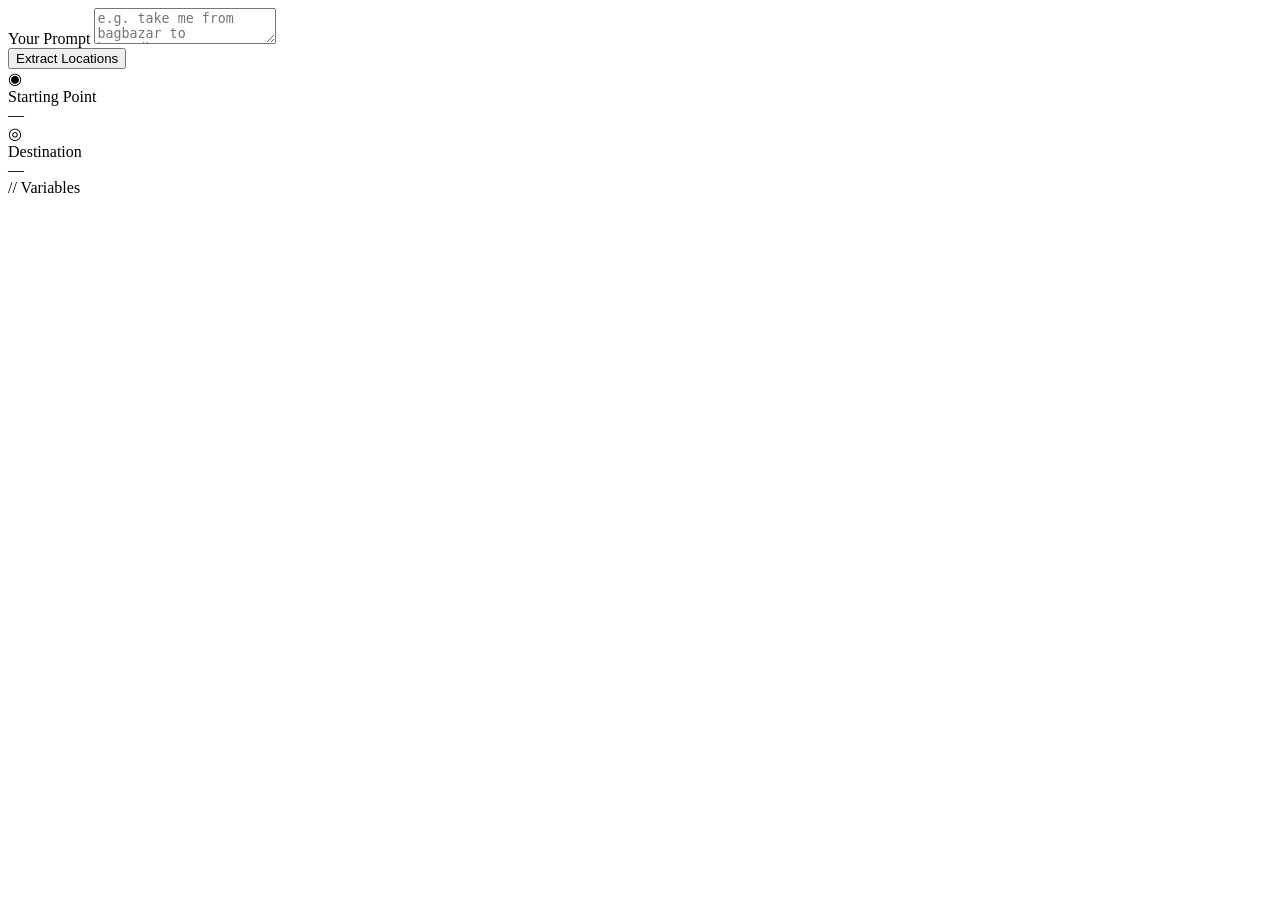
<file: app/location-extractor.html>
<!doctype html>
<!-- Sawari - AI Location Extractor | Author: Zenith Kandel — https://zenithkandel.com.np -->
<html lang="en">
  <head>
    <meta charset="UTF-8" />
    <meta name="viewport" content="width=device-width, initial-scale=1.0" />
    <title>Route Extractor</title>
  </head>
  <body>
    <div class="container">
      <div class="input-area">
        <label class="input-label">Your Prompt</label>
        <textarea
          id="prompt"
          placeholder="e.g. take me from bagbazar to basundhara..."
        ></textarea>
      </div>

      <button class="extract-btn" id="extractBtn" onclick="extract()">
        <span id="btnText">Extract Locations</span>
      </button>

      <div class="error-msg" id="errorMsg"></div>

      <div class="result-grid" id="resultGrid">
        <div class="result-card from">
          <div class="result-card-icon">◉</div>
          <div class="result-card-label">Starting Point</div>
          <div class="result-value" id="fromVal">—</div>
        </div>
        <div class="result-card to">
          <div class="result-card-icon">◎</div>
          <div class="result-card-label">Destination</div>
          <div class="result-value" id="toVal">—</div>
        </div>
        
      </div>

      <div class="code-output" id="codeOutput">
        <div class="code-output-label">// Variables</div>
        <pre id="codeBlock"></pre>
      </div>
    </div>

    <script>
      // ─────────────────────────────────────────
      //  🔑 PASTE YOUR GROQ API KEY HERE
      //  Get one free at: https://console.groq.com
      // ─────────────────────────────────────────
      const GROQ_API_KEY = "YOUR_GROQ_API_KEY_HERE";
      // ─────────────────────────────────────────

      async function extract() {
        const prompt = document.getElementById("prompt").value.trim();
        const btn = document.getElementById("extractBtn");
        const btnText = document.getElementById("btnText");
        const errorMsg = document.getElementById("errorMsg");
        const resultGrid = document.getElementById("resultGrid");
        const codeOutput = document.getElementById("codeOutput");

        if (!prompt) {
          showError("Please enter a direction prompt first.");
          return;
        }

        if (!GROQ_API_KEY || GROQ_API_KEY === "YOUR_GROQ_API_KEY_HERE") {
          showError(
            "Please set your GROQ_API_KEY in the script at the top of the file.",
          );
          return;
        }

        // Loading state
        btn.classList.add("loading");
        btnText.innerHTML = `Extracting <span class="dot-loader"><span></span><span></span><span></span></span>`;
        errorMsg.classList.remove("visible");
        resultGrid.classList.remove("visible");
        codeOutput.classList.remove("visible");

        try {
          const response = await fetch(
            "https://api.groq.com/openai/v1/chat/completions",
            {
              method: "POST",
              headers: {
                "Content-Type": "application/json",
                Authorization: `Bearer ${GROQ_API_KEY}`,
              },
              body: JSON.stringify({
                model: "llama-3.3-70b-versatile",
                max_tokens: 200,
                temperature: 0,
                messages: [
                  {
                    role: "system",
                    content: `You are a location extractor. Given a natural language direction prompt, extract the starting point and destination.
Return ONLY a raw JSON object with no markdown, no backticks, no explanation. Format:
{"from": "starting location name", "to": "destination location name"}
If you cannot identify both locations, return: {"error": "reason"}`,
                  },
                  { role: "user", content: prompt },
                ],
              }),
            },
          );

          const data = await response.json();

          if (data.error)
            throw new Error(data.error.message || "Groq API error.");

          const text = data.choices?.[0]?.message?.content || "";

          let parsed;
          try {
            parsed = JSON.parse(text.trim());
          } catch {
            throw new Error("Could not parse AI response.");
          }

          if (parsed.error) {
            throw new Error(parsed.error);
          }

          if (!parsed.from || !parsed.to) {
            throw new Error(
              "Could not identify both a starting point and destination.",
            );
          }

          // Expose as window variables
          window.startingPoint = parsed.from;
          window.destination = parsed.to;

          // Update UI
          document.getElementById("fromVal").textContent = parsed.from;
          document.getElementById("toVal").textContent = parsed.to;

          document.getElementById("codeBlock").innerHTML =
            `<span class="var-name">startingPoint</span> <span class="var-eq">=</span> <span class="str-val-from">"${escapeHtml(parsed.from)}"</span>\n` +
            `<span class="var-name">destination</span>    <span class="var-eq">=</span> <span class="str-val-to">"${escapeHtml(parsed.to)}"</span>`;

          resultGrid.classList.add("visible");
          codeOutput.classList.add("visible");
        } catch (err) {
          showError(err.message || "Something went wrong. Please try again.");
        } finally {
          btn.classList.remove("loading");
          btnText.textContent = "Extract Locations";
        }
      }

      function showError(msg) {
        const el = document.getElementById("errorMsg");
        el.textContent = "⚠ " + msg;
        el.classList.add("visible");
      }

      function escapeHtml(str) {
        return str
          .replace(/&/g, "&amp;")
          .replace(/</g, "&lt;")
          .replace(/>/g, "&gt;")
          .replace(/"/g, "&quot;");
      }

      // Allow Enter key (Ctrl+Enter) to submit
      document.getElementById("prompt").addEventListener("keydown", (e) => {
        if (e.key === "Enter" && (e.ctrlKey || e.metaKey)) extract();
      });
    </script>
  </body>
</html>
</file>
<file: sarwari-landing/css/style.css>
/* ==================================================================
   SAWARI LANDING — Premium Redesign
   Modern minimal · Inter · 8px grid · Glassmorphism
   Inspired by: Stripe, Linear, Vercel, Apple
   ================================================================== */

/* ── 0. DESIGN TOKENS ── */
:root {
    --primary-50:  #fffbeb;
    --primary-100: #fef3c7;
    --primary-200: #fde68a;
    --primary-300: #fcd34d;
    --primary-400: #fbbf24;
    --primary-500: #f59e0b;
    --primary-600: #d97706;
    --primary-700: #b45309;

    --gray-50:  #fafafa;
    --gray-100: #f5f5f5;
    --gray-200: #e5e5e5;
    --gray-300: #d4d4d4;
    --gray-400: #a3a3a3;
    --gray-500: #737373;
    --gray-600: #525252;
    --gray-700: #404040;
    --gray-800: #262626;
    --gray-900: #171717;
    --gray-950: #0a0a0a;

    --bg:       #ffffff;
    --bg-subtle: var(--gray-50);
    --bg-dark:  var(--gray-950);
    --text:     var(--gray-900);
    --text-muted: var(--gray-500);
    --text-light: #ffffff;
    --border:   var(--gray-200);

    --rose: #f43f5e;
    --blue: #3b82f6;
    --green: #10b981;

    --shadow-sm:  0 1px 3px rgba(0,0,0,.08), 0 1px 2px rgba(0,0,0,.04);
    --shadow-md:  0 4px 6px -1px rgba(0,0,0,.08), 0 2px 4px -2px rgba(0,0,0,.05);
    --shadow-lg:  0 10px 15px -3px rgba(0,0,0,.08), 0 4px 6px -4px rgba(0,0,0,.04);
    --shadow-xl:  0 20px 25px -5px rgba(0,0,0,.08), 0 8px 10px -6px rgba(0,0,0,.04);
    --shadow-glow: 0 0 40px rgba(245,158,11,.15);

    --container: 1200px;
    --navbar-h: 72px;
    --radius-sm: 8px;
    --radius-md: 12px;
    --radius-lg: 16px;
    --radius-xl: 24px;
    --radius-full: 9999px;

    --ease: cubic-bezier(.16,1,.3,1);
    --dur-fast: 150ms;
    --dur: 250ms;
    --dur-slow: 400ms;
}

/* ── 1. RESET ── */
*,*::before,*::after { margin:0; padding:0; box-sizing:border-box; }
html { scroll-behavior:smooth; -webkit-text-size-adjust:100%; scroll-padding-top:var(--navbar-h); }
body {
    font-family:'Inter',-apple-system,BlinkMacSystemFont,'Segoe UI',sans-serif;
    font-size:16px; line-height:1.6; color:var(--text); background:var(--bg);
    -webkit-font-smoothing:antialiased; -moz-osx-font-smoothing:grayscale; overflow-x:hidden;
}
img { display:block; max-width:100%; height:auto; }
a { color:inherit; text-decoration:none; }
button { font:inherit; border:none; cursor:pointer; background:none; }
ul,ol { list-style:none; }
::selection { background:var(--primary-200); color:var(--gray-900); }

/* ── 2. LAYOUT ── */
.container { width:100%; max-width:var(--container); margin:0 auto; padding:0 24px; }
.section { padding:120px 0; position:relative; }
.section--dark { background:var(--bg-dark); color:var(--text-light); }
.section--subtle { background:var(--bg-subtle); }
.section--accent { background:var(--gray-900); color:var(--text-light); }

/* ── Section Header ── */
.section__header { text-align:center; max-width:640px; margin:0 auto 64px; }
.section__tag {
    display:inline-block; font-size:13px; font-weight:600; letter-spacing:.06em;
    text-transform:uppercase; color:var(--primary-600); background:var(--primary-50);
    padding:6px 16px; border-radius:var(--radius-full); margin-bottom:16px;
}
.section__tag--light { color:var(--primary-300); background:rgba(251,191,36,.1); }
.section__title {
    font-size:clamp(32px,4vw,48px); font-weight:800; line-height:1.15;
    letter-spacing:-.03em; margin-bottom:16px;
}
.section__title--light { color:var(--text-light); }
.section__subtitle { font-size:18px; line-height:1.7; color:var(--text-muted); max-width:560px; margin:0 auto; }
.section__subtitle--light { color:var(--gray-400); }

/* ── 3. BUTTONS ── */
.btn {
    display:inline-flex; align-items:center; justify-content:center; gap:8px;
    font-weight:600; font-size:15px; border-radius:var(--radius-lg);
    transition:all var(--dur) var(--ease); white-space:nowrap; border:none; line-height:1;
}
.btn--sm { padding:10px 20px; font-size:14px; border-radius:var(--radius-md); }
.btn--lg { padding:16px 32px; font-size:16px; }
.btn--primary { background:var(--primary-500); color:var(--gray-950); }
.btn--primary:hover { background:var(--primary-400); transform:translateY(-1px); box-shadow:var(--shadow-lg),var(--shadow-glow); }
.btn--ghost { background:transparent; color:var(--text-light); border:1.5px solid rgba(255,255,255,.25); }
.btn--ghost:hover { background:rgba(255,255,255,.08); border-color:rgba(255,255,255,.4); }
.btn--ghost-light { background:transparent; color:var(--text-light); border:1.5px solid rgba(255,255,255,.3); }
.btn--ghost-light:hover { background:rgba(255,255,255,.1); border-color:rgba(255,255,255,.5); }
.btn--white { background:#fff; color:var(--gray-950); }
.btn--white:hover { background:var(--gray-100); transform:translateY(-1px); box-shadow:var(--shadow-xl); }

/* ── 4. NAVBAR ── */
.navbar {
    position:fixed; top:0; left:0; right:0; z-index:1000;
    height:var(--navbar-h); transition:all var(--dur) var(--ease);
}
.navbar.scrolled {
    background:rgba(255,255,255,.85); backdrop-filter:blur(20px) saturate(180%);
    -webkit-backdrop-filter:blur(20px) saturate(180%);
    border-bottom:1px solid rgba(0,0,0,.06); box-shadow:var(--shadow-sm);
}
.navbar__inner {
    max-width:var(--container); margin:0 auto; padding:0 24px;
    height:100%; display:flex; align-items:center; justify-content:space-between;
}
.navbar__logo { display:flex; align-items:center; height:36px; flex-shrink:0; }
.navbar__logo-img { height:36px; width:auto; transition:opacity var(--dur-fast); }
.navbar__logo-img--dark { display:none; }
.navbar.scrolled .navbar__logo-img--white { display:none; }
.navbar.scrolled .navbar__logo-img--dark { display:block; }

.navbar__nav { display:flex; align-items:center; gap:8px; }
.navbar__link {
    font-size:14px; font-weight:500; color:rgba(255,255,255,.75);
    padding:8px 16px; border-radius:var(--radius-md); transition:all var(--dur-fast);
}
.navbar__link:hover, .navbar__link.active { color:#fff; background:rgba(255,255,255,.1); }
.navbar.scrolled .navbar__link { color:var(--text-muted); }
.navbar.scrolled .navbar__link:hover, .navbar.scrolled .navbar__link.active { color:var(--text); background:var(--gray-100); }

.navbar__actions { display:flex; align-items:center; gap:12px; }
.navbar.scrolled .navbar__actions .btn--primary { background:var(--gray-900); color:#fff; }
.navbar.scrolled .navbar__actions .btn--primary:hover { background:var(--gray-800); box-shadow:var(--shadow-md); }

/* Hamburger */
.navbar__hamburger {
    display:none; width:40px; height:40px; align-items:center; justify-content:center;
    flex-direction:column; gap:5px; border-radius:var(--radius-md);
}
.navbar__hamburger span {
    display:block; width:20px; height:2px; background:#fff; border-radius:2px;
    transition:all var(--dur) var(--ease);
}
.navbar.scrolled .navbar__hamburger span { background:var(--gray-800); }
.navbar__hamburger.active span:nth-child(1) { transform:translateY(7px) rotate(45deg); }
.navbar__hamburger.active span:nth-child(2) { opacity:0; }
.navbar__hamburger.active span:nth-child(3) { transform:translateY(-7px) rotate(-45deg); }

.mobile-overlay {
    position:fixed; inset:0; background:rgba(0,0,0,.5); backdrop-filter:blur(4px);
    z-index:998; opacity:0; pointer-events:none; transition:opacity var(--dur);
}
.mobile-overlay.active { opacity:1; pointer-events:all; }

/* ── 5. HERO ── */
.hero { position:relative; min-height:100vh; display:flex; align-items:center; justify-content:center; overflow:hidden; }
.hero__bg { position:absolute; inset:0; z-index:0; }
.hero__bg-img { width:100%; height:100%; object-fit:cover; transform:scale(1.05); }
.hero__overlay {
    position:absolute; inset:0;
    background:linear-gradient(to bottom, rgba(0,0,0,.55) 0%, rgba(0,0,0,.4) 50%, rgba(0,0,0,.7) 100%);
}
.hero__content { position:relative; z-index:1; text-align:center; max-width:800px; padding-top:80px; }
.hero__badge {
    display:inline-block; font-size:13px; font-weight:600; letter-spacing:.08em; text-transform:uppercase;
    color:var(--primary-300); background:rgba(245,158,11,.12); border:1px solid rgba(245,158,11,.2);
    padding:8px 20px; border-radius:var(--radius-full); margin-bottom:24px; backdrop-filter:blur(8px);
}
.hero__title {
    font-size:clamp(40px,6vw,72px); font-weight:900; line-height:1.05;
    letter-spacing:-.04em; color:var(--text-light); margin-bottom:24px;
}
.hero__accent {
    background:linear-gradient(135deg, var(--primary-300), var(--primary-500));
    -webkit-background-clip:text; -webkit-text-fill-color:transparent; background-clip:text;
}
.hero__subtitle {
    font-size:clamp(16px,2vw,20px); line-height:1.7; color:rgba(255,255,255,.7);
    max-width:560px; margin:0 auto 40px;
}
.hero__actions { display:flex; align-items:center; justify-content:center; gap:16px; flex-wrap:wrap; }
.hero__scroll { position:absolute; bottom:32px; left:50%; transform:translateX(-50%); z-index:2; }
.hero__scroll-line {
    width:1px; height:48px; background:linear-gradient(to bottom, rgba(255,255,255,.6), transparent);
    animation:scrollPulse 2s ease-in-out infinite;
}
@keyframes scrollPulse { 0%,100%{opacity:1;transform:scaleY(1)} 50%{opacity:.3;transform:scaleY(.5);transform-origin:top} }

/* ── 6. PROBLEMS ── */
.problems-grid { display:grid; grid-template-columns:repeat(4,1fr); gap:24px; }
.problem-card {
    padding:32px; background:var(--bg); border:1px solid var(--border);
    border-radius:var(--radius-lg); transition:all var(--dur) var(--ease);
}
.problem-card:hover { border-color:var(--gray-300); box-shadow:var(--shadow-lg); transform:translateY(-4px); }
.problem-card__icon {
    width:48px; height:48px; display:flex; align-items:center; justify-content:center;
    border-radius:var(--radius-md); background:#fef2f2; color:var(--rose); margin-bottom:20px;
}
.problem-card__icon--amber { background:var(--primary-50); color:var(--primary-600); }
.problem-card__icon--rose  { background:#fef2f2; color:var(--rose); }
.problem-card__icon--blue  { background:#eff6ff; color:var(--blue); }
.problem-card__title { font-size:17px; font-weight:700; margin-bottom:8px; letter-spacing:-.01em; }
.problem-card__desc { font-size:14px; line-height:1.65; color:var(--text-muted); }

/* ── 7. FEATURES (Dark) ── */
.features-grid { display:grid; grid-template-columns:repeat(3,1fr); gap:24px; }
.feature-card {
    position:relative; padding:32px; background:rgba(255,255,255,.04);
    border:1px solid rgba(255,255,255,.08); border-radius:var(--radius-lg);
    transition:all var(--dur) var(--ease); overflow:hidden;
}
.feature-card::before {
    content:''; position:absolute; top:0; left:0; right:0; height:1px;
    background:linear-gradient(90deg,transparent,rgba(245,158,11,.3),transparent);
    opacity:0; transition:opacity var(--dur);
}
.feature-card:hover { background:rgba(255,255,255,.06); border-color:rgba(255,255,255,.12); transform:translateY(-4px); }
.feature-card:hover::before { opacity:1; }
.feature-card__stat { font-size:14px; font-weight:700; color:var(--primary-400); margin-bottom:16px; letter-spacing:.02em; }
.feature-card__icon {
    width:48px; height:48px; display:flex; align-items:center; justify-content:center;
    border-radius:var(--radius-md); background:rgba(245,158,11,.1); color:var(--primary-400); margin-bottom:20px;
}
.feature-card__title { font-size:17px; font-weight:700; margin-bottom:8px; letter-spacing:-.01em; }
.feature-card__desc { font-size:14px; line-height:1.65; color:var(--gray-400); }

/* ── 8. STEPS ── */
.steps { display:flex; align-items:flex-start; justify-content:center; }
.step { flex:1; max-width:340px; text-align:center; padding:0 24px; }
.step__number {
    font-size:56px; font-weight:900; letter-spacing:-.04em;
    background:linear-gradient(to bottom,var(--gray-200),var(--gray-100));
    -webkit-background-clip:text; -webkit-text-fill-color:transparent; background-clip:text;
    line-height:1; margin-bottom:24px;
}
.step__icon {
    width:56px; height:56px; display:flex; align-items:center; justify-content:center;
    border-radius:var(--radius-lg); background:var(--primary-50); color:var(--primary-600); margin:0 auto 20px;
}
.step__icon--amber { background:#fef3c7; color:var(--primary-700); }
.step__icon--green { background:#d1fae5; color:#059669; }
.step__title { font-size:18px; font-weight:700; margin-bottom:8px; letter-spacing:-.01em; }
.step__desc { font-size:14px; line-height:1.7; color:var(--text-muted); }
.step__connector { display:flex; align-items:center; padding-top:100px; color:var(--gray-300); flex-shrink:0; }

/* ── 9. IMPACT ── */
.impact-grid { display:grid; grid-template-columns:1fr 1fr; gap:64px; align-items:center; }
.impact__lead { font-size:18px; line-height:1.7; color:var(--gray-400); margin-bottom:32px; }
.impact__points { display:flex; flex-direction:column; gap:16px; }
.impact__point { display:flex; align-items:center; gap:12px; font-size:15px; color:var(--gray-300); }
.impact__point svg { color:var(--primary-400); flex-shrink:0; }

.impact__stats { display:grid; grid-template-columns:1fr 1fr; gap:24px; }
.stat-card {
    background:rgba(255,255,255,.04); border:1px solid rgba(255,255,255,.08);
    border-radius:var(--radius-lg); padding:32px; text-align:center;
    transition:all var(--dur) var(--ease);
}
.stat-card:hover { background:rgba(255,255,255,.06); border-color:rgba(255,255,255,.12); transform:translateY(-2px); }
.stat-card__number { font-size:48px; font-weight:900; letter-spacing:-.04em; line-height:1; color:var(--primary-400); }
.stat-card__unit { font-size:20px; font-weight:700; color:var(--primary-400); }
.stat-card__label { display:block; font-size:13px; font-weight:500; color:var(--gray-400); margin-top:8px; }

/* ── 10. PERSPECTIVES ── */
.perspectives-grid { display:grid; grid-template-columns:1fr 1fr; gap:32px; }
.perspective-card {
    background:var(--bg); border:1px solid var(--border); border-radius:var(--radius-xl);
    padding:40px; transition:all var(--dur) var(--ease);
}
.perspective-card:hover { box-shadow:var(--shadow-xl); transform:translateY(-4px); }
.perspective-card--alt { background:var(--gray-950); border-color:rgba(255,255,255,.08); color:var(--text-light); }
.perspective-card__header { display:flex; align-items:center; gap:16px; margin-bottom:32px; }
.perspective-card__avatar {
    width:48px; height:48px; display:flex; align-items:center; justify-content:center;
    border-radius:var(--radius-md); background:var(--primary-50); color:var(--primary-600);
}
.perspective-card__avatar--alt { background:rgba(245,158,11,.1); color:var(--primary-400); }
.perspective-card__header h3 { font-size:18px; font-weight:700; letter-spacing:-.01em; }
.perspective-card__role { font-size:13px; color:var(--text-muted); }
.perspective-card--alt .perspective-card__role { color:var(--gray-400); }
.perspective-card__questions { display:flex; flex-direction:column; gap:12px; margin-bottom:32px; }
.perspective-card__q {
    padding:14px 18px; background:var(--gray-50); border-radius:var(--radius-md);
    font-size:14px; color:var(--text-muted); font-style:italic;
}
.perspective-card--alt .perspective-card__q { background:rgba(255,255,255,.04); color:var(--gray-400); }
.perspective-card__answer {
    display:flex; align-items:flex-start; gap:12px; padding:16px 20px;
    background:#f0fdf4; border-radius:var(--radius-md); font-size:14px; line-height:1.6; color:#166534;
}
.perspective-card__answer svg { color:#16a34a; flex-shrink:0; margin-top:2px; }
.perspective-card__answer--alt { background:rgba(16,185,129,.08); color:#6ee7b7; }
.perspective-card__answer--alt svg { color:#34d399; }

/* ── 11. FLEET GALLERY ── */
.fleet-grid { display:grid; grid-template-columns:repeat(4,1fr); grid-auto-rows:240px; gap:16px; }
.fleet-card { position:relative; border-radius:var(--radius-lg); overflow:hidden; cursor:pointer; }
.fleet-card img { width:100%; height:100%; object-fit:cover; transition:transform var(--dur-slow) var(--ease); }
.fleet-card:hover img { transform:scale(1.05); }
.fleet-card__overlay {
    position:absolute; inset:0; background:linear-gradient(to top, rgba(0,0,0,.7) 0%, transparent 50%);
    display:flex; align-items:flex-end; padding:20px; opacity:0; transition:opacity var(--dur) var(--ease);
}
.fleet-card:hover .fleet-card__overlay { opacity:1; }
.fleet-card__label { font-size:14px; font-weight:600; color:#fff; }
.fleet-card--tall { grid-row:span 2; }

/* ── 12. FEEDBACK ── */
.feedback-grid { display:grid; grid-template-columns:1fr 1fr; gap:48px; align-items:flex-start; }
.feedback-info { display:flex; flex-direction:column; gap:32px; }
.feedback-step { display:flex; gap:20px; align-items:flex-start; }
.feedback-step__icon {
    width:48px; height:48px; display:flex; align-items:center; justify-content:center;
    border-radius:var(--radius-md); background:var(--primary-50); color:var(--primary-600); flex-shrink:0;
}
.feedback-step__icon--amber { background:#fef3c7; color:var(--primary-700); }
.feedback-step__icon--green { background:#d1fae5; color:#059669; }
.feedback-step h3 { font-size:16px; font-weight:700; margin-bottom:4px; }
.feedback-step p { font-size:14px; line-height:1.65; color:var(--text-muted); }

.feedback-form-card {
    background:var(--bg); border:1px solid var(--border); border-radius:var(--radius-xl);
    padding:40px; box-shadow:var(--shadow-lg);
}
.feedback-form-card h3 { font-size:20px; font-weight:700; margin-bottom:24px; letter-spacing:-.02em; }
.form-group { margin-bottom:20px; }
.form-group label { display:block; font-size:13px; font-weight:600; color:var(--text); margin-bottom:6px; }
.form-group input, .form-group select, .form-group textarea {
    width:100%; padding:12px 16px; border:1px solid var(--border); border-radius:var(--radius-md);
    font-family:inherit; font-size:14px; color:var(--text); background:var(--bg);
    transition:all var(--dur-fast); outline:none;
}
.form-group input:focus, .form-group select:focus, .form-group textarea:focus {
    border-color:var(--primary-500); box-shadow:0 0 0 3px rgba(245,158,11,.1);
}
.form-group textarea { resize:vertical; min-height:100px; }
.form-group input::placeholder, .form-group textarea::placeholder { color:var(--gray-400); }

/* ── 13. CTA ── */
.cta { position:relative; padding:160px 0; overflow:hidden; }
.cta__bg { position:absolute; inset:0; }
.cta__bg img { width:100%; height:100%; object-fit:cover; }
.cta__overlay { position:absolute; inset:0; background:rgba(0,0,0,.65); }
.cta__content { position:relative; z-index:1; text-align:center; max-width:640px; margin:0 auto; }
.cta__title { font-size:clamp(32px,5vw,56px); font-weight:900; line-height:1.1; letter-spacing:-.04em; color:var(--text-light); margin-bottom:20px; }
.cta__desc { font-size:18px; line-height:1.7; color:rgba(255,255,255,.7); margin-bottom:40px; }
.cta__actions { display:flex; align-items:center; justify-content:center; gap:16px; flex-wrap:wrap; }

/* ── 14. FOOTER ── */
.footer { background:var(--gray-950); color:var(--gray-400); padding-top:80px; }
.footer__top {
    display:grid; grid-template-columns:1.5fr 1fr 1fr 1fr; gap:48px;
    padding-bottom:64px; border-bottom:1px solid rgba(255,255,255,.06);
}
.footer__logo { display:flex; align-items:center; gap:10px; margin-bottom:16px; }
.footer__logo-img { height:28px; width:auto; }
.footer__logo span { font-size:20px; font-weight:800; color:#fff; letter-spacing:-.02em; }
.footer__about { font-size:14px; line-height:1.7; margin-bottom:24px; max-width:280px; }
.footer__social { display:flex; gap:12px; }
.footer__social a {
    width:40px; height:40px; display:flex; align-items:center; justify-content:center;
    border-radius:var(--radius-md); background:rgba(255,255,255,.05); color:var(--gray-400);
    transition:all var(--dur-fast);
}
.footer__social a:hover { background:rgba(255,255,255,.1); color:#fff; transform:translateY(-2px); }
.footer__col h4 { font-size:14px; font-weight:700; color:#fff; margin-bottom:20px; }
.footer__col ul { display:flex; flex-direction:column; gap:12px; }
.footer__col a { font-size:14px; color:var(--gray-400); transition:color var(--dur-fast); }
.footer__col a:hover { color:#fff; }
.footer__bottom { display:flex; align-items:center; justify-content:space-between; padding:24px 0; font-size:13px; }
.footer__back-top { display:flex; align-items:center; gap:6px; font-size:13px; font-weight:500; color:var(--gray-400); transition:color var(--dur-fast); }
.footer__back-top:hover { color:#fff; }

/* ── 15. BACK TO TOP ── */
.back-to-top {
    position:fixed; bottom:32px; right:32px; width:48px; height:48px;
    display:flex; align-items:center; justify-content:center;
    background:var(--bg); border:1px solid var(--border); border-radius:var(--radius-md);
    color:var(--text); box-shadow:var(--shadow-lg); z-index:900;
    opacity:0; pointer-events:none; transform:translateY(12px);
    transition:all var(--dur) var(--ease);
}
.back-to-top.visible { opacity:1; pointer-events:all; transform:translateY(0); }
.back-to-top:hover { background:var(--gray-900); color:#fff; border-color:var(--gray-900); transform:translateY(-2px); }

/* ── 16. ANIMATIONS ── */
[data-animate] { opacity:0; transform:translateY(24px); transition:opacity .6s var(--ease), transform .6s var(--ease); }
[data-animate].visible { opacity:1; transform:translateY(0); }
[data-delay="1"] { transition-delay:.1s; }
[data-delay="2"] { transition-delay:.2s; }
[data-delay="3"] { transition-delay:.3s; }
[data-delay="4"] { transition-delay:.4s; }
[data-delay="5"] { transition-delay:.5s; }

/* ── 17. RESPONSIVE — Tablet ── */
@media (max-width:1024px) {
    .section { padding:96px 0; }
    .problems-grid { grid-template-columns:1fr 1fr; }
    .features-grid { grid-template-columns:1fr 1fr; }
    .steps { flex-direction:column; align-items:center; gap:48px; }
    .step { max-width:480px; }
    .step__connector { display:none; }
    .impact-grid { grid-template-columns:1fr; gap:48px; }
    .perspectives-grid { grid-template-columns:1fr; max-width:560px; margin:0 auto; }
    .fleet-grid { grid-template-columns:repeat(3,1fr); }
    .feedback-grid { grid-template-columns:1fr; }
    .footer__top { grid-template-columns:1fr 1fr; }
}

/* ── 18. RESPONSIVE — Mobile ── */
@media (max-width:768px) {
    :root { --navbar-h:64px; }
    .container { padding:0 20px; }
    .section { padding:80px 0; }
    .section__header { margin-bottom:48px; }
    .section__subtitle { font-size:16px; }

    .navbar__nav {
        position:fixed; top:0; right:0; width:280px; height:100vh;
        background:#fff; flex-direction:column; align-items:stretch;
        padding:80px 24px 24px; gap:4px; z-index:999;
        transform:translateX(100%); transition:transform var(--dur-slow) var(--ease);
        box-shadow:-10px 0 40px rgba(0,0,0,.1);
    }
    .navbar__nav.mobile-active { transform:translateX(0); }
    .navbar__nav .navbar__link { color:var(--text); padding:12px 16px; font-size:16px; }
    .navbar__nav .navbar__link:hover { background:var(--gray-100); }
    .navbar__hamburger { display:flex; }
    .navbar__actions .btn { display:none; }

    .hero__title { font-size:36px; }
    .hero__content { padding-top:40px; }
    .hero__actions { flex-direction:column; width:100%; }
    .hero__actions .btn { width:100%; }

    .problems-grid { grid-template-columns:1fr; }
    .features-grid { grid-template-columns:1fr; }
    .fleet-grid { grid-template-columns:1fr 1fr; grid-auto-rows:180px; }
    .impact__stats { grid-template-columns:1fr 1fr; gap:16px; }
    .stat-card { padding:24px 16px; }
    .stat-card__number { font-size:36px; }
    .perspective-card { padding:28px; }
    .feedback-form-card { padding:28px; }
    .cta { padding:120px 0; }
    .cta__actions { flex-direction:column; width:100%; }
    .cta__actions .btn { width:100%; }
    .footer__top { grid-template-columns:1fr; gap:40px; }
    .footer__bottom { flex-direction:column; gap:16px; text-align:center; }
}

/* ── 19. RESPONSIVE — Small ── */
@media (max-width:480px) {
    .hero__title { font-size:30px; }
    .section__title { font-size:28px; }
    .fleet-grid { grid-template-columns:1fr; grid-auto-rows:200px; }
    .fleet-card--tall { grid-row:span 1; }
    .impact__stats { grid-template-columns:1fr; }
}

/* ── 20. ACCESSIBILITY ── */
@media (prefers-reduced-motion:reduce) {
    *,*::before,*::after { animation-duration:.01ms!important; transition-duration:.01ms!important; }
    html { scroll-behavior:auto; }
    [data-animate] { opacity:1; transform:none; }
}
:focus-visible { outline:2px solid var(--primary-500); outline-offset:3px; }
</file>
<file: landing.css>
/* ===== DESIGN TOKENS ===== */
:root {
    --bg: #fafaf8;
    --bg-dark: #0f1923;
    --bg-dark-2: #162535;
    --surface: #ffffff;
    --surface-glass: rgba(255, 255, 255, 0.72);
    --surface-dark: rgba(255, 255, 255, 0.06);
    --ink: #1a1a2e;
    --ink-light: #4a4a68;
    --ink-on-dark: #e8ecf0;
    --muted: #7c7c94;
    --muted-dark: rgba(255, 255, 255, 0.55);
    --accent: #22a66e;
    --accent-hover: #1a8f5c;
    --accent-light: #e8f8f0;
    --accent-2: #2cb67d;
    --line: rgba(0, 0, 0, 0.08);
    --line-dark: rgba(255, 255, 255, 0.1);
    --shadow-sm: 0 2px 12px rgba(0, 0, 0, 0.06);
    --shadow-md: 0 8px 30px rgba(0, 0, 0, 0.08);
    --shadow-lg: 0 20px 60px rgba(0, 0, 0, 0.12);
    --shadow-glow: 0 8px 32px rgba(34, 166, 110, 0.3);
    --radius-sm: 10px;
    --radius-md: 16px;
    --radius-lg: 24px;
    --radius-xl: 32px;
    --transition: 0.25s cubic-bezier(0.4, 0, 0.2, 1);
    --font-body: 'Plus Jakarta Sans', -apple-system, BlinkMacSystemFont, 'Segoe UI', sans-serif;
    --font-heading: 'Outfit', 'Plus Jakarta Sans', sans-serif;
    --container: min(1200px, 92vw);
}

/* ===== RESET ===== */
*,
*::before,
*::after {
    box-sizing: border-box;
}

html {
    scroll-behavior: smooth;
}

body {
    margin: 0;
    font-family: var(--font-body);
    color: var(--ink);
    background: var(--bg);
    line-height: 1.6;
    overflow-x: hidden;
    -webkit-font-smoothing: antialiased;
}

/* ===== PAGE LOADER ===== */
.page-loader {
    position: fixed;
    inset: 0;
    z-index: 99999;
    background: var(--bg-dark);
    display: flex;
    align-items: center;
    justify-content: center;
    transition: opacity 0.6s cubic-bezier(0.4, 0, 0.2, 1), visibility 0.6s;
}

.page-loader.loaded {
    opacity: 0;
    visibility: hidden;
    pointer-events: none;
}

.loader-inner {
    display: flex;
    flex-direction: column;
    align-items: center;
    gap: 24px;
}

.loader-logo {
    animation: loaderPulse 1.2s ease-in-out infinite;
}

.loader-logo img {
    height: 48px;
    width: auto;
}

.loader-bar {
    width: 160px;
    height: 3px;
    background: rgba(255, 255, 255, 0.12);
    border-radius: 4px;
    overflow: hidden;
}

.loader-bar-fill {
    height: 100%;
    width: 0%;
    background: var(--accent);
    border-radius: 4px;
    animation: loaderFill 1.4s cubic-bezier(0.4, 0, 0.2, 1) forwards;
}

@keyframes loaderPulse {
    0%, 100% { opacity: 0.6; transform: scale(1); }
    50% { opacity: 1; transform: scale(1.05); }
}

@keyframes loaderFill {
    0% { width: 0%; }
    60% { width: 70%; }
    100% { width: 100%; }
}

img {
    max-width: 100%;
    display: block;
}

a {
    color: inherit;
    text-decoration: none;
}

button,
input,
select,
textarea {
    font: inherit;
}

/* ===== NAVBAR ===== */
.navbar {
    position: fixed;
    top: 0;
    left: 0;
    right: 0;
    z-index: 100;
    background: transparent;
    border-bottom: 1px solid transparent;
    transition: background 0.4s ease, border-color 0.4s ease, box-shadow 0.4s ease;
}

.navbar.scrolled {
    background: rgba(255, 255, 255, 0.95);
    backdrop-filter: blur(20px) saturate(1.8);
    border-bottom-color: var(--line);
    box-shadow: var(--shadow-sm);
}

/* When on hero (not scrolled), show white logo */
.navbar .logo {
    color: #fff;
}

.navbar .logo-white {
    display: block;
}

.navbar .logo-black {
    display: none;
}

.navbar .nav-links a {
    color: rgba(255, 255, 255, 0.8);
}

.navbar .nav-links a:hover {
    color: #fff;
}

.navbar .btn-cta-nav {
    background: rgba(255, 255, 255, 0.15);
    border: 1px solid rgba(255, 255, 255, 0.3);
    color: #fff;
}

.navbar .btn-cta-nav:hover {
    background: rgba(255, 255, 255, 0.25);
}

.navbar .mobile-toggle {
    color: #fff;
}

/* When scrolled, show dark logo */
.navbar.scrolled .logo {
    color: var(--ink);
}

.navbar.scrolled .logo-white {
    display: none;
}

.navbar.scrolled .logo-black {
    display: block;
}

.navbar.scrolled .nav-links a {
    color: var(--ink-light);
}

.navbar.scrolled .nav-links a:hover {
    color: var(--accent);
}

.navbar.scrolled .btn-cta-nav {
    background: var(--accent);
    border-color: var(--accent);
    color: #fff;
}

.navbar.scrolled .btn-cta-nav:hover {
    background: var(--accent-hover);
    transform: translateY(-1px);
    box-shadow: var(--shadow-glow);
}

.navbar.scrolled .mobile-toggle {
    color: var(--ink);
}

.navbar-inner {
    width: var(--container);
    margin: 0 auto;
    display: flex;
    align-items: center;
    justify-content: space-between;
    padding: 0.85rem 0;
    gap: 1.5rem;
}

.logo {
    display: flex;
    align-items: center;
    gap: 0.5rem;
    font-family: var(--font-heading);
    font-size: 1.5rem;
    transition: color var(--transition);
}

.logo img {
    height: 2rem;
    width: auto;
    transition: opacity var(--transition);
}

.nav-links {
    display: flex;
    align-items: center;
    gap: 1.75rem;
    font-size: 0.9rem;
    font-weight: 500;
}

.nav-links a {
    transition: color var(--transition);
    position: relative;
}

.nav-links a::after {
    content: '';
    position: absolute;
    bottom: -4px;
    left: 0;
    width: 0;
    height: 2px;
    background: var(--accent);
    transition: width var(--transition);
}

.nav-links a:hover::after {
    width: 100%;
}

.btn-cta-nav {
    display: inline-flex;
    align-items: center;
    gap: 0.5rem;
    padding: 0.6rem 1.2rem;
    border-radius: 999px;
    font-size: 0.88rem;
    font-weight: 600;
    transition: all var(--transition);
}

.mobile-toggle {
    display: none;
    background: none;
    border: none;
    font-size: 1.3rem;
    cursor: pointer;
    transition: color var(--transition);
}

/* ===== HERO ===== */
.hero {
    position: relative;
    min-height: 100vh;
    display: flex;
    align-items: flex-end;
    overflow: hidden;
}

.hero-bg {
    position: absolute;
    inset: 0;
    z-index: 0;
}

.hero-bg img {
    width: 100%;
    height: 100%;
    object-fit: cover;
    animation: heroZoom 28s ease-in-out infinite alternate;
}

.hero-gradient {
    position: absolute;
    inset: 0;
    z-index: 1;
    background: linear-gradient(to right,
            rgba(10, 14, 20, 0.92) 0%,
            rgba(10, 14, 20, 0.78) 30%,
            rgba(10, 14, 20, 0.35) 60%,
            rgba(10, 14, 20, 0.05) 100%);
}

.hero-route-overlay {
    position: absolute;
    top: 0;
    right: 0;
    width: 60%;
    height: 100%;
    z-index: 1;
    pointer-events: none;
    overflow: hidden;
}

.hero-route-path {
    stroke-dashoffset: 300;
    animation: drawHeroRoute 1.6s cubic-bezier(0.4, 0, 0.2, 1) 0.2s forwards;
}

@keyframes drawHeroRoute {
    to { stroke-dashoffset: 0; }
}

.hero-pin {
    opacity: 0;
}

.hero-pin-origin { animation: heroPinFade 0.5s ease 0.1s forwards; }
.hero-pin-dest { animation: heroPinFade 0.5s ease 1.4s forwards; }

@keyframes heroPinFade {
    0% { opacity: 0; }
    100% { opacity: 1; }
}

.hero-content {
    position: relative;
    z-index: 2;
    width: var(--container);
    margin: 0 auto;
    padding: 0 0 6rem;
    max-width: 560px;
    margin-right: auto;
    margin-left: max(4vw, calc((100% - 1200px) / 2));
}

.hero-eyebrow {
    font-size: 0.78rem;
    font-weight: 600;
    letter-spacing: 0.14em;
    text-transform: uppercase;
    color: var(--accent);
    margin: 0 0 1.25rem;
}

.hero h1 {
    font-family: var(--font-heading);
    font-size: clamp(2.8rem, 5.5vw, 4.8rem);
    color: #fff;
    line-height: 1.1;
    margin: 0 0 1.25rem;
    font-weight: 400;
}

.hero h1 em {
    font-style: italic;
}

.hero-desc {
    color: rgba(255, 255, 255, 0.6);
    font-size: 1.05rem;
    line-height: 1.7;
    max-width: 46ch;
    margin: 0 0 2rem;
}

.hero-actions {
    display: flex;
    gap: 0.75rem;
    flex-wrap: wrap;
}

.btn-hero {
    display: inline-flex;
    align-items: center;
    gap: 0.5rem;
    background: var(--accent);
    color: #fff;
    padding: 0.85rem 1.8rem;
    border-radius: 6px;
    font-weight: 700;
    font-size: 0.92rem;
    transition: background var(--transition), transform var(--transition), box-shadow var(--transition);
    letter-spacing: 0.01em;
}

.btn-hero:hover {
    background: var(--accent-hover);
    transform: translateY(-2px);
    box-shadow: 0 10px 32px rgba(232, 108, 58, 0.35);
}

.btn-hero-secondary {
    display: inline-flex;
    align-items: center;
    gap: 0.5rem;
    color: rgba(255, 255, 255, 0.8);
    padding: 0.85rem 1.5rem;
    border-radius: 6px;
    font-weight: 600;
    font-size: 0.92rem;
    border: 1px solid rgba(255, 255, 255, 0.2);
    transition: all var(--transition);
}

.btn-hero-secondary:hover {
    color: #fff;
    border-color: rgba(255, 255, 255, 0.45);
    background: rgba(255, 255, 255, 0.06);
}

/* ===== SECTIONS ===== */
.section {
    width: var(--container);
    margin: 0 auto;
    padding: 5rem 0;
}

.section-header {
    text-align: center;
    max-width: 600px;
    margin: 0 auto 3rem;
}

.section-tag {
    display: inline-block;
    font-size: 0.78rem;
    font-weight: 700;
    text-transform: uppercase;
    letter-spacing: 0.12em;
    color: var(--accent);
    background: var(--accent-light);
    padding: 0.35rem 0.9rem;
    border-radius: 999px;
    margin-bottom: 0.85rem;
}

.section-header h2 {
    font-family: var(--font-heading);
    font-size: clamp(1.75rem, 3vw, 2.75rem);
    margin: 0 0 0.6rem;
    font-weight: 400;
}

.section-header p {
    color: var(--muted);
    margin: 0;
    font-size: 1.02rem;
}

/* Dark sections */
.section-dark {
    width: 100%;
    background: var(--bg-dark);
    padding: 5rem 0;
}

.section-dark>.section-header,
.section-dark>.steps-grid,
.section-dark>.ask-layout {
    width: var(--container);
    margin-left: auto;
    margin-right: auto;
}

.section-header-light h2 {
    color: #ffffff;
}

.section-header-light p {
    color: var(--muted-dark);
}

.section-header-light .section-tag {
    background: rgba(232, 108, 58, 0.15);
    color: #ff9b6e;
}

/* ===== ABOUT ===== */
.about-cards {
    display: grid;
    grid-template-columns: repeat(3, 1fr);
    gap: 1.5rem;
    margin-bottom: 3rem;
}

.about-card {
    background: var(--surface);
    border: 1px solid var(--line);
    border-radius: var(--radius-lg);
    overflow: hidden;
    transition: transform var(--transition), box-shadow var(--transition);
}

.about-card:hover {
    transform: translateY(-6px);
    box-shadow: var(--shadow-md);
}

.about-card-img {
    height: 200px;
    overflow: hidden;
}

.about-card-img img {
    width: 100%;
    height: 100%;
    object-fit: cover;
    transition: transform var(--transition);
}

.about-card:hover .about-card-img img {
    transform: scale(1.06);
}

.about-card-body {
    padding: 1.5rem;
}

.about-icon {
    width: 44px;
    height: 44px;
    border-radius: var(--radius-sm);
    background: var(--accent-light);
    color: var(--accent);
    display: grid;
    place-items: center;
    font-size: 1.1rem;
    margin-bottom: 0.85rem;
}

.about-card h3 {
    font-family: var(--font-heading);
    font-size: 1.2rem;
    margin: 0 0 0.5rem;
    font-weight: 400;
}

.about-card p {
    color: var(--ink-light);
    margin: 0;
    font-size: 0.92rem;
}

/* Photo Strip (infinite scroll) */
.photo-strip {
    overflow: hidden;
    border-radius: var(--radius-lg);
    margin-top: 1rem;
}

.photo-strip-track {
    display: flex;
    gap: 0.75rem;
    animation: scroll 30s linear infinite;
    width: max-content;
}

.photo-strip-track img {
    height: 140px;
    width: 220px;
    object-fit: cover;
    border-radius: var(--radius-md);
    flex-shrink: 0;
}

/* ===== STEPS ===== */
.steps-grid {
    display: grid;
    grid-template-columns: repeat(4, 1fr);
    gap: 1.25rem;
    width: var(--container);
    margin: 0 auto;
}

.step-card {
    background: var(--surface-dark);
    border: 1px solid var(--line-dark);
    border-radius: var(--radius-lg);
    padding: 1.5rem;
    transition: transform var(--transition), border-color var(--transition);
    position: relative;
    overflow: hidden;
}

.step-card:hover {
    transform: translateY(-4px);
    border-color: rgba(232, 108, 58, 0.3);
}

.step-number {
    font-family: var(--font-heading);
    font-size: 2.5rem;
    color: rgba(232, 108, 58, 0.2);
    line-height: 1;
    margin-bottom: 1rem;
}

.step-visual {
    border-radius: var(--radius-sm);
    overflow: hidden;
    margin-bottom: 1rem;
    height: 140px;
}

.step-visual img {
    width: 100%;
    height: 100%;
    object-fit: cover;
    transition: transform var(--transition);
}

.step-card:hover .step-visual img {
    transform: scale(1.06);
}

.step-card h3 {
    font-family: var(--font-heading);
    color: #ffffff;
    font-size: 1.1rem;
    margin: 0 0 0.5rem;
    font-weight: 400;
}

.step-card p {
    color: var(--muted-dark);
    margin: 0;
    font-size: 0.88rem;
}

/* ===== FEATURES ===== */
.features-grid {
    display: grid;
    grid-template-columns: repeat(3, 1fr);
    gap: 1.25rem;
}

.feature-card {
    position: relative;
    background: var(--surface);
    border: 1px solid var(--line);
    border-radius: var(--radius-lg);
    padding: 1.75rem;
    overflow: hidden;
    transition: transform var(--transition), box-shadow var(--transition);
    min-height: 220px;
    display: flex;
    flex-direction: column;
    justify-content: flex-end;
}

.feature-card:hover {
    transform: translateY(-5px);
    box-shadow: var(--shadow-md);
}

.feature-bg-img {
    position: absolute;
    top: 0;
    right: 0;
    width: 100%;
    height: 100%;
    object-fit: cover;
    opacity: 0.08;
    transition: opacity var(--transition);
}

.feature-card:hover .feature-bg-img {
    opacity: 0.15;
}

.feature-icon {
    position: relative;
    z-index: 1;
    width: 48px;
    height: 48px;
    border-radius: var(--radius-sm);
    background: var(--accent-light);
    color: var(--accent);
    display: grid;
    place-items: center;
    font-size: 1.15rem;
    margin-bottom: 1rem;
}

.feature-card-accent .feature-icon {
    background: var(--accent);
    color: #fff;
}

.feature-card h3 {
    position: relative;
    z-index: 1;
    font-family: var(--font-heading);
    font-size: 1.15rem;
    margin: 0 0 0.45rem;
    font-weight: 400;
}

.feature-card p {
    position: relative;
    z-index: 1;
    color: var(--ink-light);
    margin: 0;
    font-size: 0.9rem;
}

/* ===== GALLERY ===== */
.gallery-masonry {
    display: grid;
    grid-template-columns: repeat(4, 1fr);
    gap: 0.85rem;
    align-items: start;
}

.gallery-col {
    display: flex;
    flex-direction: column;
    gap: 0.85rem;
}

.gallery-col img {
    width: 100%;
    border-radius: var(--radius-md);
    transition: transform var(--transition), filter var(--transition);
    cursor: pointer;
}

.gallery-col img:hover {
    transform: scale(1.03);
    filter: brightness(1.05);
}

/* ===== ASK / CHAT ===== */
.ask-layout {
    display: grid;
    grid-template-columns: 1fr 1fr;
    gap: 1.5rem;
    width: var(--container);
    margin: 0 auto;
}

.ask-info {
    display: flex;
    flex-direction: column;
    gap: 1rem;
}

.ask-info-card {
    position: relative;
    border-radius: var(--radius-lg);
    overflow: hidden;
    flex: 1;
}

.ask-info-card img {
    width: 100%;
    height: 100%;
    object-fit: cover;
    min-height: 250px;
}

.ask-info-overlay {
    position: absolute;
    bottom: 0;
    left: 0;
    right: 0;
    padding: 1.5rem;
    background: linear-gradient(transparent, rgba(15, 25, 35, 0.9));
}

.ask-info-overlay h3 {
    font-family: var(--font-heading);
    color: #fff;
    font-size: 1.3rem;
    margin: 0 0 0.35rem;
    font-weight: 400;
}

.ask-info-overlay p {
    color: rgba(255, 255, 255, 0.7);
    margin: 0;
    font-size: 0.9rem;
}

.ask-examples {
    display: flex;
    flex-wrap: wrap;
    gap: 0.5rem;
}

.ask-example {
    background: var(--surface-dark);
    border: 1px solid var(--line-dark);
    border-radius: 999px;
    padding: 0.5rem 1rem;
    color: rgba(255, 255, 255, 0.7);
    font-size: 0.82rem;
    cursor: pointer;
    transition: all var(--transition);
}

.ask-example:hover {
    background: rgba(232, 108, 58, 0.15);
    border-color: rgba(232, 108, 58, 0.3);
    color: #ff9b6e;
}

.chat-shell {
    background: var(--surface-dark);
    border: 1px solid var(--line-dark);
    border-radius: var(--radius-lg);
    padding: 1rem;
    display: flex;
    flex-direction: column;
}

.chat-log {
    flex: 1;
    max-height: 380px;
    min-height: 300px;
    overflow-y: auto;
    padding: 0.75rem;
    border-radius: var(--radius-md);
    background: rgba(255, 255, 255, 0.03);
    border: 1px solid var(--line-dark);
}

.chat-msg {
    display: flex;
    gap: 0.6rem;
    margin-bottom: 0.75rem;
    align-items: flex-start;
}

.chat-msg.user {
    flex-direction: row-reverse;
}

.chat-avatar {
    width: 36px;
    height: 36px;
    border-radius: 50%;
    display: grid;
    place-items: center;
    background: rgba(232, 108, 58, 0.15);
    color: #ff9b6e;
    flex-shrink: 0;
}

.chat-msg.user .chat-avatar {
    background: rgba(44, 182, 125, 0.15);
    color: #2cb67d;
}

.chat-bubble {
    padding: 0.7rem 0.9rem;
    border-radius: var(--radius-md);
    background: var(--bg-dark-2);
    border: 1px solid var(--line-dark);
    max-width: min(72ch, 80%);
    color: var(--ink-on-dark);
    font-size: 0.92rem;
    line-height: 1.55;
}

.chat-msg.user .chat-bubble {
    background: rgba(232, 108, 58, 0.12);
    border-color: rgba(232, 108, 58, 0.2);
}

.chat-form {
    display: flex;
    gap: 0.6rem;
    margin-top: 0.75rem;
}

.chat-form input {
    flex: 1;
    border: 1px solid var(--line-dark);
    border-radius: var(--radius-sm);
    padding: 0.75rem 1rem;
    background: rgba(255, 255, 255, 0.05);
    color: #fff;
    font-size: 0.92rem;
    outline: none;
    transition: border-color var(--transition);
}

.chat-form input::placeholder {
    color: rgba(255, 255, 255, 0.3);
}

.chat-form input:focus {
    border-color: rgba(232, 108, 58, 0.5);
}

.chat-form button {
    width: 48px;
    border: none;
    border-radius: var(--radius-sm);
    background: var(--accent);
    color: #fff;
    cursor: pointer;
    transition: background var(--transition);
    flex-shrink: 0;
}

.chat-form button:hover {
    background: var(--accent-hover);
}

/* Typing indicator */
.chat-typing {
    display: inline-flex;
    align-items: center;
    gap: 5px;
}

.chat-typing span {
    width: 7px;
    height: 7px;
    border-radius: 50%;
    background: #ff9b6e;
    animation: blink 1s infinite ease-in-out;
}

.chat-typing span:nth-child(2) {
    animation-delay: 0.16s;
}

.chat-typing span:nth-child(3) {
    animation-delay: 0.32s;
}

/* ===== CONTRIBUTE ===== */
.contribute-section {
    background: linear-gradient(180deg, var(--bg) 0%, #f0faf5 100%);
}

.contribute-wrapper {
    max-width: var(--container);
    margin: 0 auto;
}

.contribute-header {
    text-align: center;
    margin-bottom: 2.5rem;
}

.contribute-header h2 {
    font-family: var(--font-heading);
    font-size: clamp(1.8rem, 3.5vw, 2.6rem);
    margin: 0.5rem 0 0.75rem;
}

.contribute-header p {
    color: var(--muted);
    max-width: 540px;
    margin: 0 auto;
    font-size: 1rem;
    line-height: 1.7;
}

.contribute-layout {
    display: grid;
    grid-template-columns: 1.1fr 0.9fr;
    gap: 2rem;
    align-items: start;
}

.suggest-form {
    background: var(--surface);
    border: 1px solid var(--line);
    border-radius: var(--radius-lg);
    padding: 2rem;
    display: grid;
    gap: 0.25rem;
    box-shadow: var(--shadow-sm);
}

.form-group {
    display: flex;
    flex-direction: column;
    gap: 0.35rem;
    margin-bottom: 0.5rem;
}

.suggest-form label {
    font-weight: 600;
    font-size: 0.88rem;
    color: var(--ink);
}

.label-hint {
    color: var(--muted);
    font-weight: 400;
}

.suggest-form input,
.suggest-form select,
.suggest-form textarea {
    border: 1.5px solid var(--line);
    border-radius: var(--radius-sm);
    padding: 0.75rem 1rem;
    background: var(--bg);
    outline: none;
    font-family: var(--font-body);
    font-size: 0.92rem;
    transition: border-color var(--transition), box-shadow var(--transition);
}

.suggest-form input:focus,
.suggest-form select:focus,
.suggest-form textarea:focus {
    border-color: var(--accent);
    box-shadow: 0 0 0 3px rgba(34, 166, 110, 0.1);
}

.char-count {
    color: var(--muted);
    font-size: 0.78rem;
    text-align: right;
    margin-top: 0.15rem;
}

.suggest-form button {
    margin-top: 0.75rem;
    border: none;
    background: var(--accent);
    color: #fff;
    padding: 0.9rem 1.5rem;
    border-radius: var(--radius-md);
    font-weight: 700;
    font-size: 0.95rem;
    cursor: pointer;
    transition: background var(--transition), box-shadow var(--transition), transform var(--transition);
    display: inline-flex;
    align-items: center;
    gap: 0.5rem;
    justify-content: center;
}

.suggest-form button:hover {
    background: var(--accent-hover);
    box-shadow: var(--shadow-glow);
    transform: translateY(-1px);
}

.suggest-feedback {
    margin-top: 0.5rem;
    padding: 0.75rem 1rem;
    border-radius: var(--radius-sm);
    font-size: 0.88rem;
}

.suggest-feedback.success {
    background: #e8f5e8;
    color: #2d6a2d;
    border: 1px solid #b5dbb5;
}

.suggest-feedback.error {
    background: #fde8e8;
    color: #9c3030;
    border: 1px solid #f0b5b5;
}

.contribute-aside {
    background: var(--surface);
    border: 1px solid var(--line);
    border-radius: var(--radius-lg);
    overflow: hidden;
    box-shadow: var(--shadow-sm);
}

.contribute-aside-top {
    height: 200px;
    overflow: hidden;
    position: relative;
}

.contribute-aside-top img {
    width: 100%;
    height: 100%;
    object-fit: cover;
    transition: transform 0.5s ease;
}

.contribute-aside:hover .contribute-aside-top img {
    transform: scale(1.03);
}

.contribute-aside-badge {
    position: absolute;
    bottom: 12px;
    left: 12px;
    background: rgba(34, 166, 110, 0.9);
    color: #fff;
    font-size: 0.75rem;
    font-weight: 600;
    padding: 0.35rem 0.75rem;
    border-radius: 20px;
    backdrop-filter: blur(8px);
    display: flex;
    align-items: center;
    gap: 0.35rem;
}

.contribute-aside-body {
    padding: 1.5rem 1.75rem;
}

.contribute-aside h3 {
    font-family: var(--font-heading);
    font-size: 1.1rem;
    margin: 0 0 1rem;
    font-weight: 600;
    color: var(--ink);
}

.review-steps {
    display: flex;
    flex-direction: column;
    gap: 0.75rem;
    margin-bottom: 1.25rem;
}

.review-step {
    display: flex;
    align-items: flex-start;
    gap: 0.75rem;
}

.review-step-num {
    min-width: 28px;
    height: 28px;
    border-radius: 50%;
    background: var(--accent-light);
    color: var(--accent);
    font-weight: 700;
    font-size: 0.82rem;
    display: flex;
    align-items: center;
    justify-content: center;
    flex-shrink: 0;
}

.review-step p {
    margin: 0;
    font-size: 0.88rem;
    color: var(--ink-light);
    line-height: 1.55;
    padding-top: 3px;
}

.contribute-note {
    color: var(--muted);
    margin: 0 0 1.25rem;
    font-size: 0.84rem;
    display: flex;
    align-items: center;
    gap: 0.4rem;
}

.contribute-links {
    display: flex;
    gap: 0.75rem;
}

.btn-sm {
    display: inline-flex;
    align-items: center;
    gap: 0.4rem;
    padding: 0.55rem 1rem;
    border-radius: var(--radius-sm);
    font-size: 0.85rem;
    font-weight: 600;
    background: var(--accent);
    color: #fff;
    transition: background var(--transition);
}

.btn-sm:hover {
    background: var(--accent-hover);
}

.btn-sm-outline {
    background: transparent;
    border: 1px solid var(--line);
    color: var(--ink-light);
}

.btn-sm-outline:hover {
    background: var(--bg);
    border-color: var(--accent);
    color: var(--accent);
}

/* ===== FOOTER ===== */
.footer {
    background: var(--bg-dark);
    padding: 4rem 0 0;
    margin-top: 2rem;
}

.footer-inner {
    width: var(--container);
    margin: 0 auto;
}

.footer-top {
    display: grid;
    grid-template-columns: 1.5fr 1fr 1fr 1fr;
    gap: 2.5rem;
    padding-bottom: 2.5rem;
}

.footer-brand {
    display: flex;
    flex-direction: column;
    gap: 1rem;
}

.footer-logo img {
    height: 36px;
    width: auto;
}

.footer-brand p {
    color: var(--muted-dark);
    margin: 0;
    font-size: 0.88rem;
    line-height: 1.65;
    max-width: 280px;
}

.footer-social {
    display: flex;
    gap: 0.75rem;
    margin-top: 0.25rem;
}

.footer-social a {
    width: 36px;
    height: 36px;
    border-radius: 50%;
    background: var(--surface-dark);
    color: var(--muted-dark);
    display: flex;
    align-items: center;
    justify-content: center;
    font-size: 0.9rem;
    transition: background var(--transition), color var(--transition), transform var(--transition);
}

.footer-social a:hover {
    background: var(--accent);
    color: #fff;
    transform: translateY(-2px);
}

.footer-col {
    display: flex;
    flex-direction: column;
    gap: 0.65rem;
}

.footer-col h4 {
    color: #fff;
    font-family: var(--font-heading);
    font-size: 0.95rem;
    font-weight: 600;
    margin: 0 0 0.35rem;
    letter-spacing: 0.02em;
}

.footer-col a {
    color: var(--muted-dark);
    font-size: 0.86rem;
    transition: color var(--transition), padding-left var(--transition);
}

.footer-col a:hover {
    color: var(--accent-2);
    padding-left: 4px;
}

.footer-col-text {
    color: var(--muted-dark);
    font-size: 0.84rem;
    line-height: 1.6;
    margin: 0;
}

.footer-divider {
    height: 1px;
    background: var(--line-dark);
}

.footer-bottom {
    display: flex;
    align-items: center;
    justify-content: space-between;
    padding: 1.25rem 0;
}

.footer-bottom p {
    color: rgba(255, 255, 255, 0.35);
    font-size: 0.82rem;
    margin: 0;
}

.footer-made {
    display: flex;
    align-items: center;
    gap: 0.35rem;
}

.footer-made i {
    color: #e84040;
    font-size: 0.7rem;
}

/* ===== REVEAL ANIMATION ===== */
.reveal {
    opacity: 0;
    transform: translateY(28px);
    transition: opacity 0.5s cubic-bezier(0.4, 0, 0.2, 1), transform 0.5s cubic-bezier(0.4, 0, 0.2, 1);
}

.reveal.visible {
    opacity: 1;
    transform: translateY(0);
}

/* ===== KEYFRAMES ===== */
@keyframes heroZoom {
    0% {
        transform: scale(1) translate3d(0, 0, 0);
    }

    100% {
        transform: scale(1.08) translate3d(-1%, -0.5%, 0);
    }
}

@keyframes scroll {
    0% {
        transform: translateX(0);
    }

    100% {
        transform: translateX(-50%);
    }
}

@keyframes blink {

    0%,
    100% {
        opacity: 0.3;
    }

    50% {
        opacity: 1;
    }
}

/* ===== RESPONSIVE ===== */
@media (max-width: 1024px) {
    .steps-grid {
        grid-template-columns: repeat(2, 1fr);
    }

    .about-cards {
        grid-template-columns: repeat(2, 1fr);
    }

    .about-cards .about-card:last-child {
        grid-column: span 2;
    }

    .about-cards .about-card:last-child .about-card-img {
        height: 160px;
    }

    .gallery-masonry {
        grid-template-columns: repeat(3, 1fr);
    }

    .gallery-col:last-child {
        display: none;
    }
}

@media (max-width: 768px) {
    .hero-route-overlay {
        display: none;
    }

    .nav-links {
        display: none;
    }

    .nav-links.active {
        display: flex;
        flex-direction: column;
        position: absolute;
        top: 100%;
        left: 0;
        right: 0;
        background: rgba(255, 255, 255, 0.98);
        backdrop-filter: blur(20px);
        padding: 1.5rem;
        gap: 1rem;
        border-bottom: 1px solid var(--line);
    }

    .nav-links.active a {
        color: var(--ink-light);
    }

    .btn-cta-nav {
        display: none;
    }

    .mobile-toggle {
        display: block;
    }

    .hero h1 {
        font-size: 2.2rem;
    }

    .hero-content {
        padding-bottom: 4rem;
    }

    .stats-bar {
        grid-template-columns: repeat(2, 1fr);
        margin-top: -2rem;
    }

    .about-cards {
        grid-template-columns: 1fr;
    }

    .about-cards .about-card:last-child {
        grid-column: auto;
    }

    .steps-grid {
        grid-template-columns: 1fr;
    }

    .features-grid {
        grid-template-columns: 1fr;
    }

    .gallery-masonry {
        grid-template-columns: repeat(2, 1fr);
    }

    .gallery-col:nth-child(3) {
        display: none;
    }

    .ask-layout {
        grid-template-columns: 1fr;
    }

    .contribute-layout {
        grid-template-columns: 1fr;
    }

    .contribute-aside-top {
        height: 180px;
    }

    .section {
        padding: 3.5rem 0;
    }

    .section-dark {
        padding: 3.5rem 0;
    }
}

@media (max-width: 480px) {
    .hero h1 {
        font-size: 1.85rem;
    }

    .hero-desc {
        font-size: 0.92rem;
    }

    .hero-content {
        padding-bottom: 3rem;
    }

    .footer-top {
        grid-template-columns: 1fr;
        gap: 1.5rem;
    }

    .footer-bottom {
        flex-direction: column;
        gap: 0.5rem;
        text-align: center;
    }
}

@media (prefers-reduced-motion: reduce) {

    *,
    *::before,
    *::after {
        animation: none !important;
        transition: none !important;
        scroll-behavior: auto !important;
    }
}
</file>
